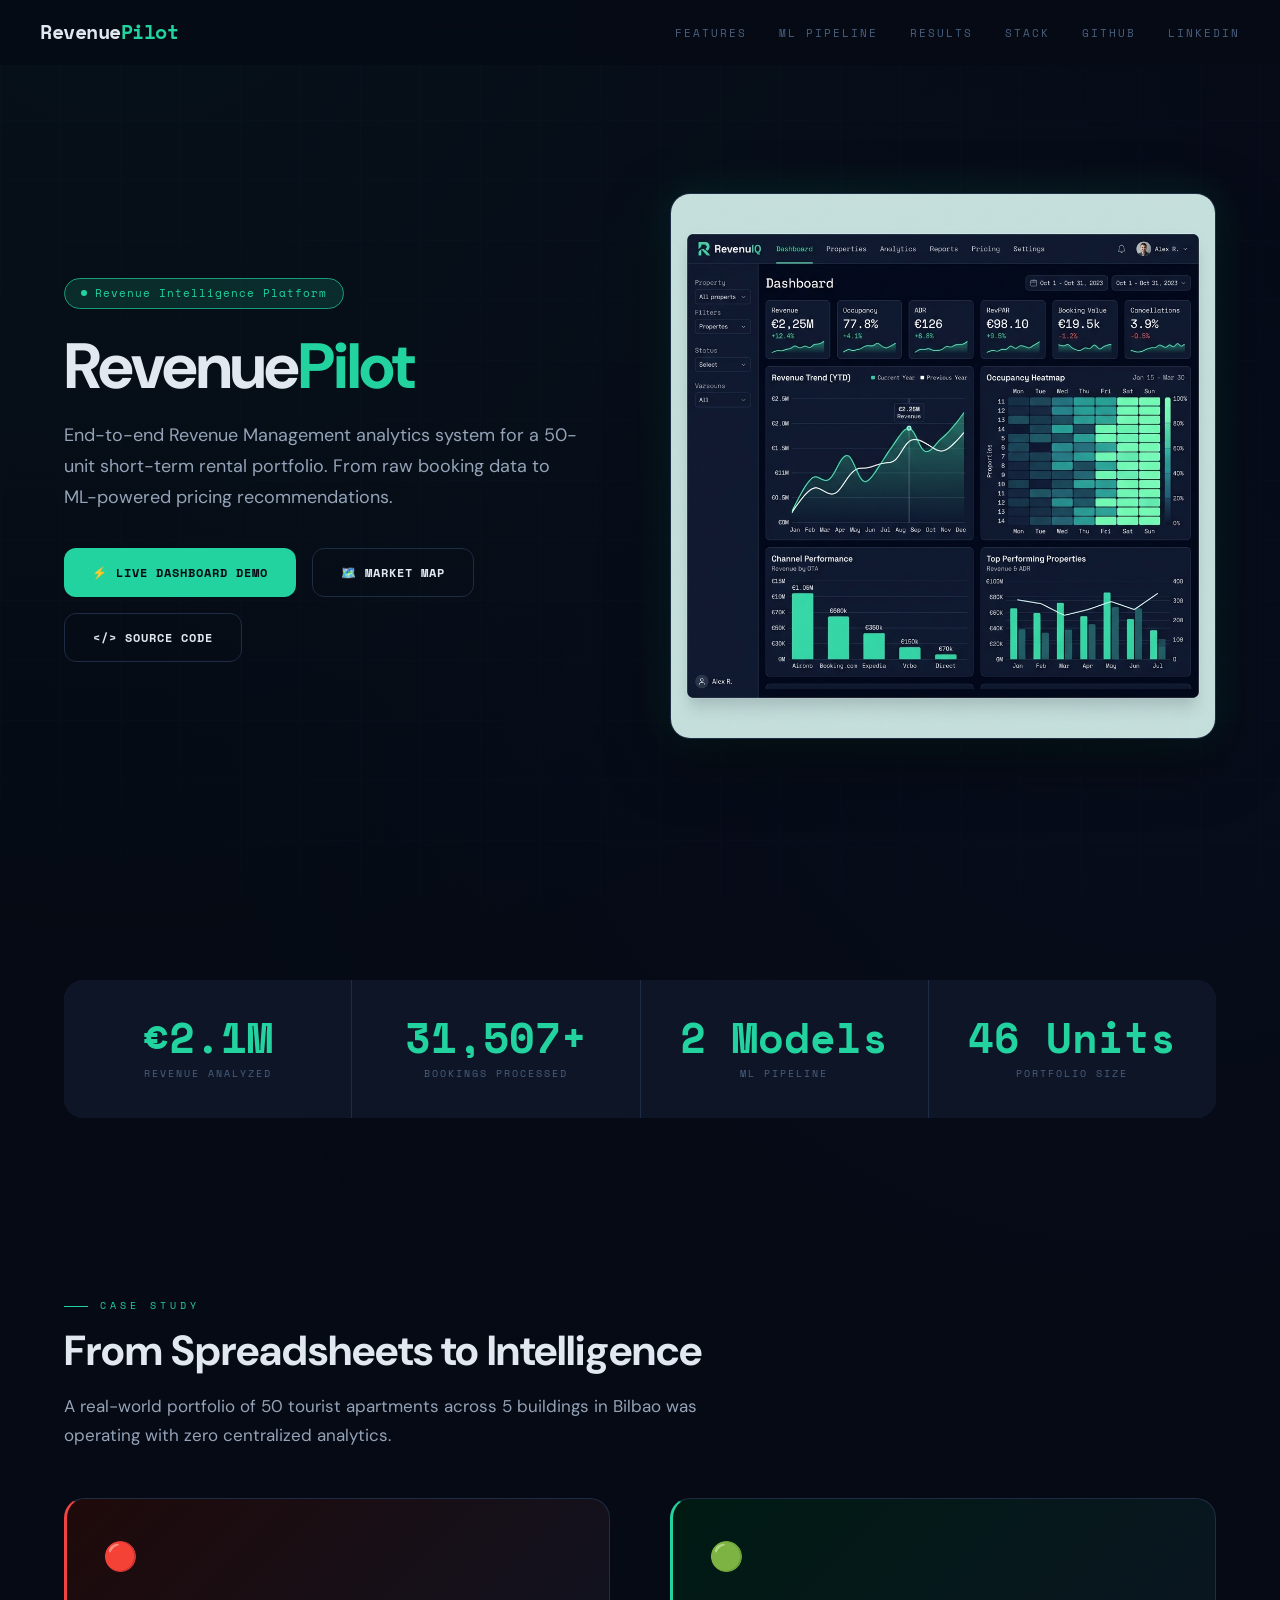
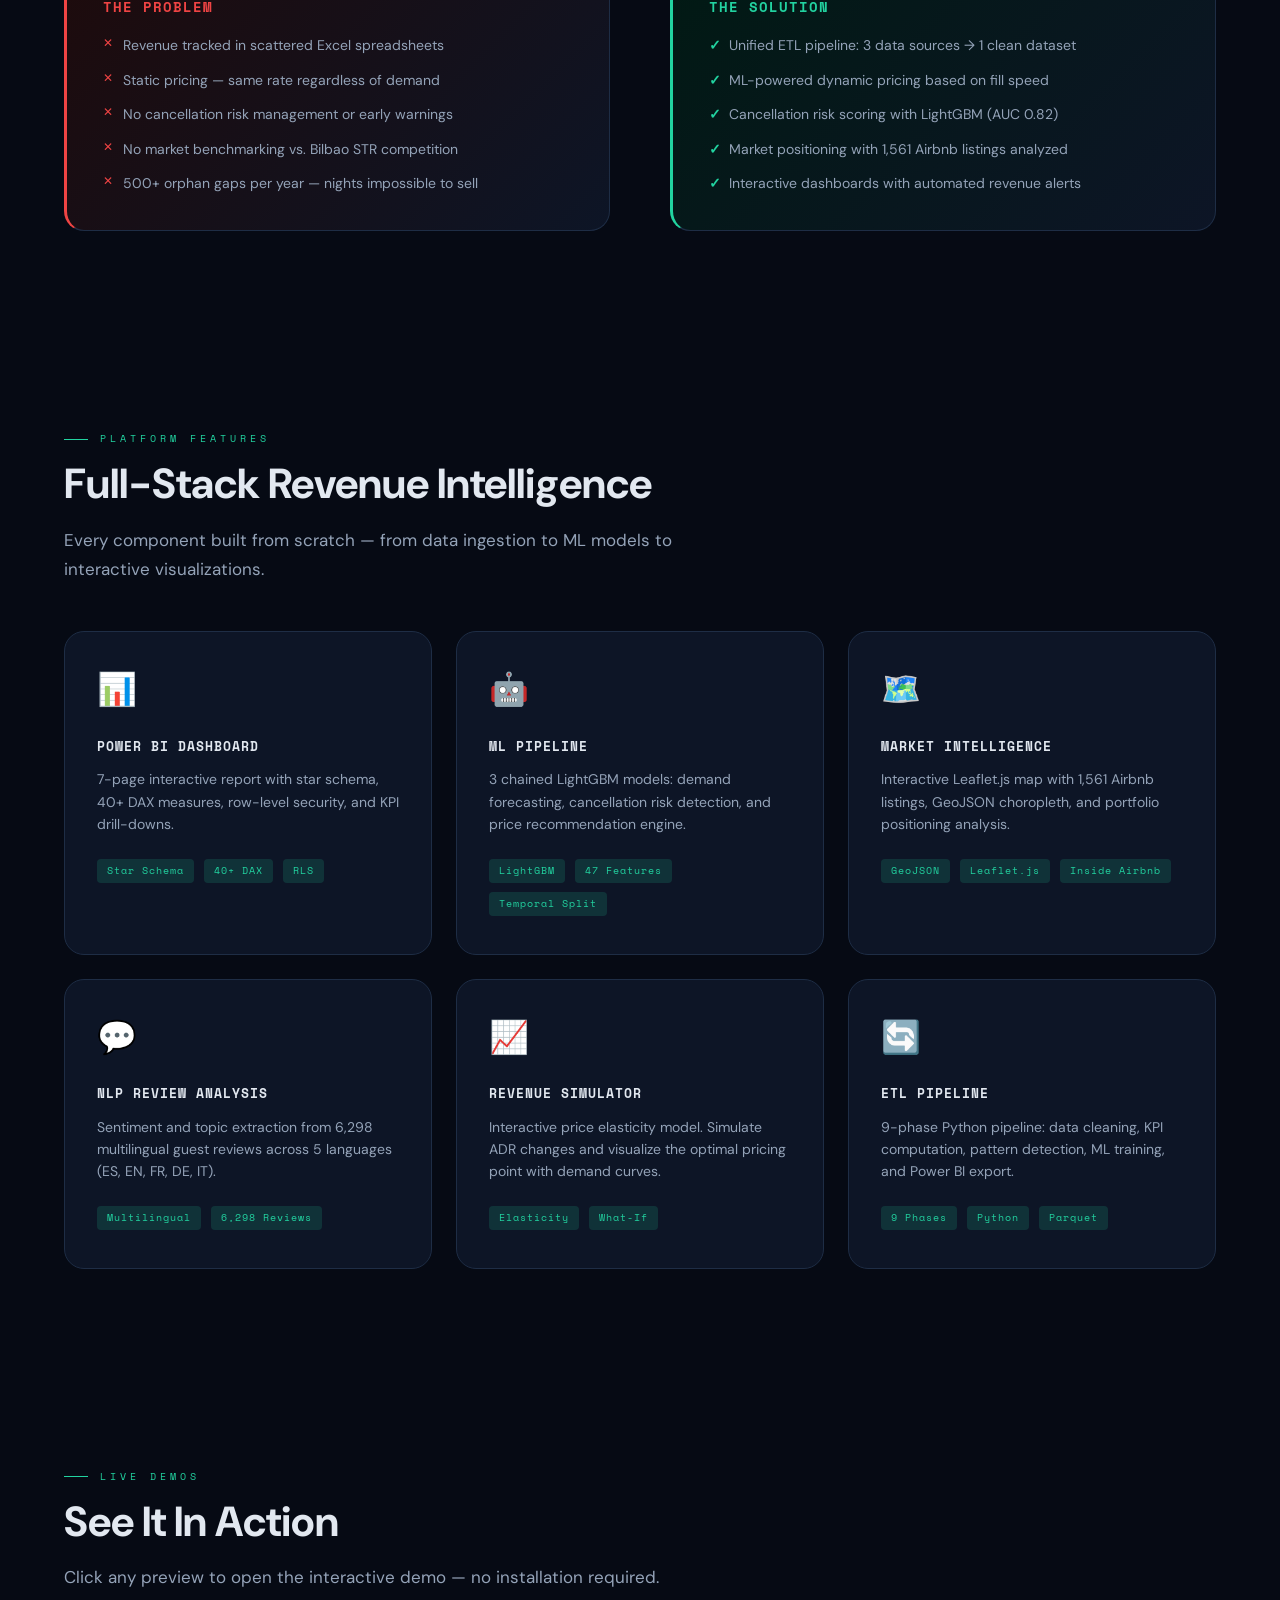
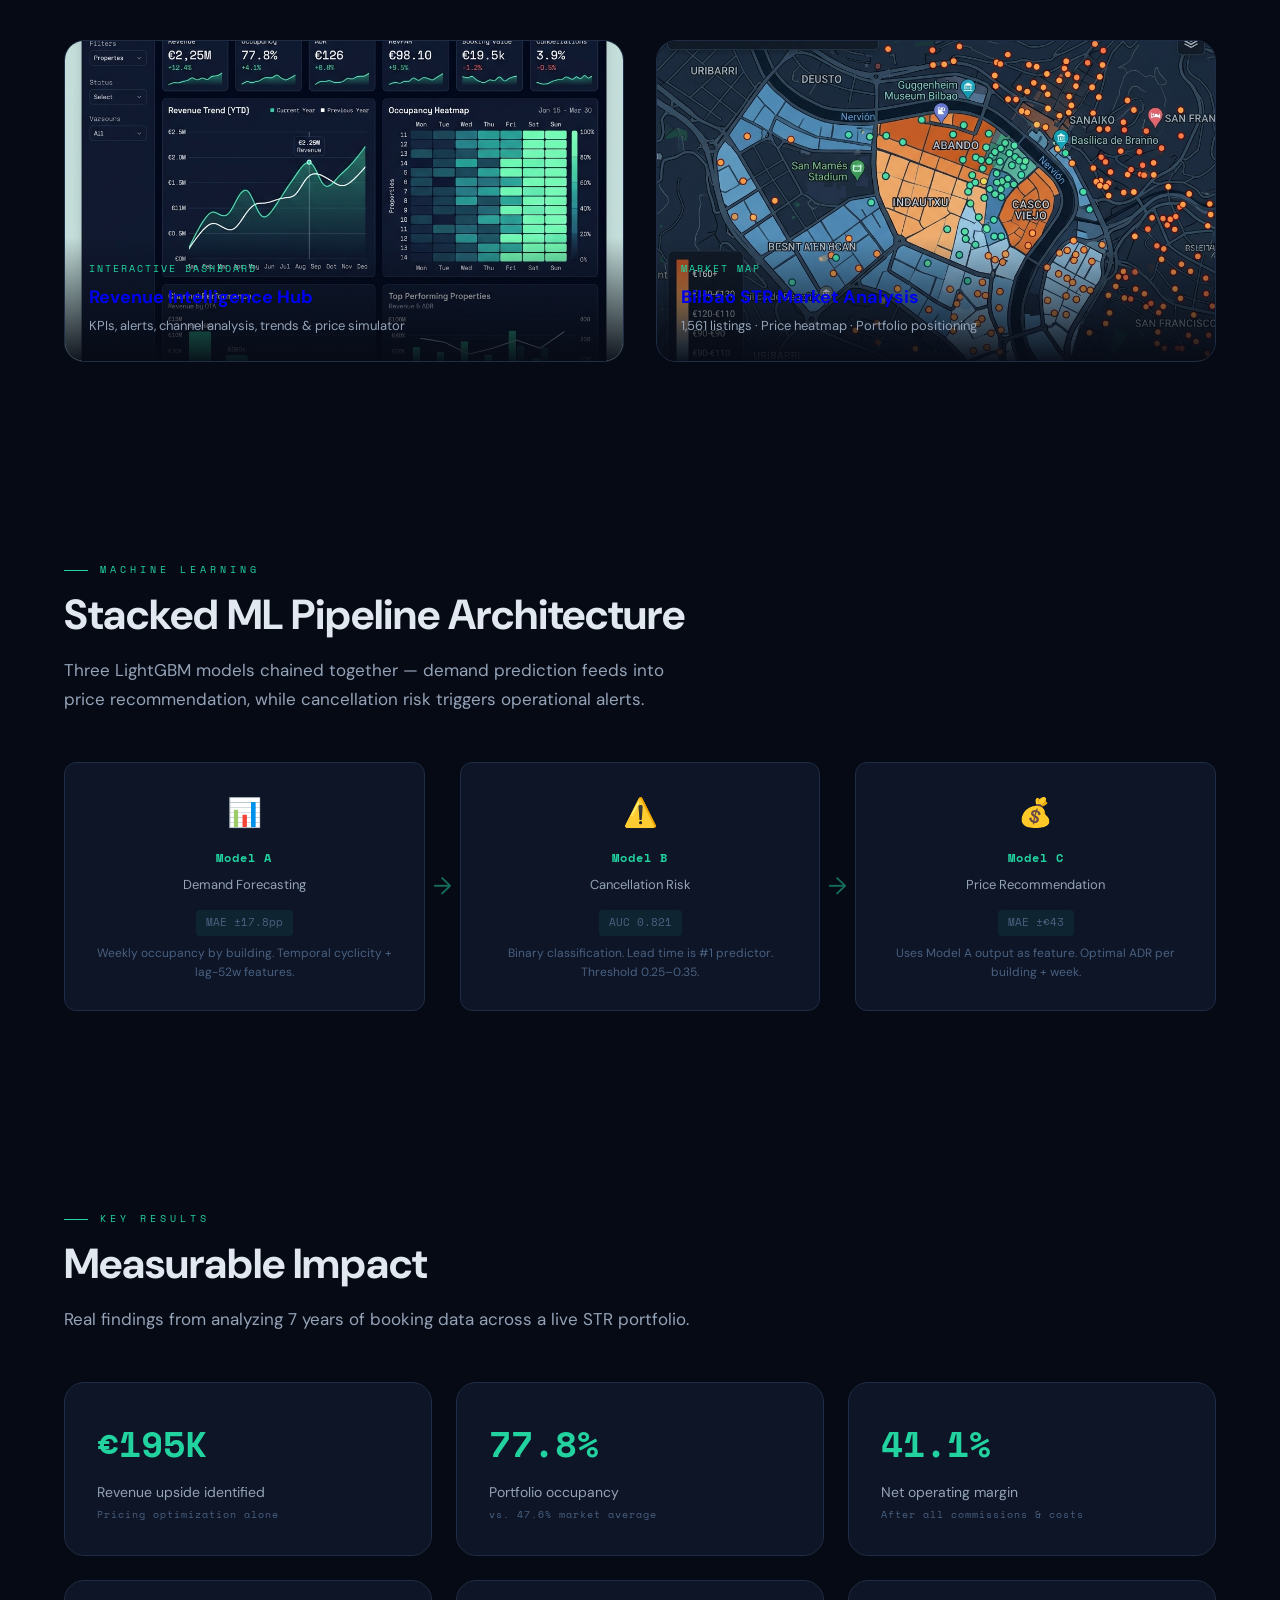
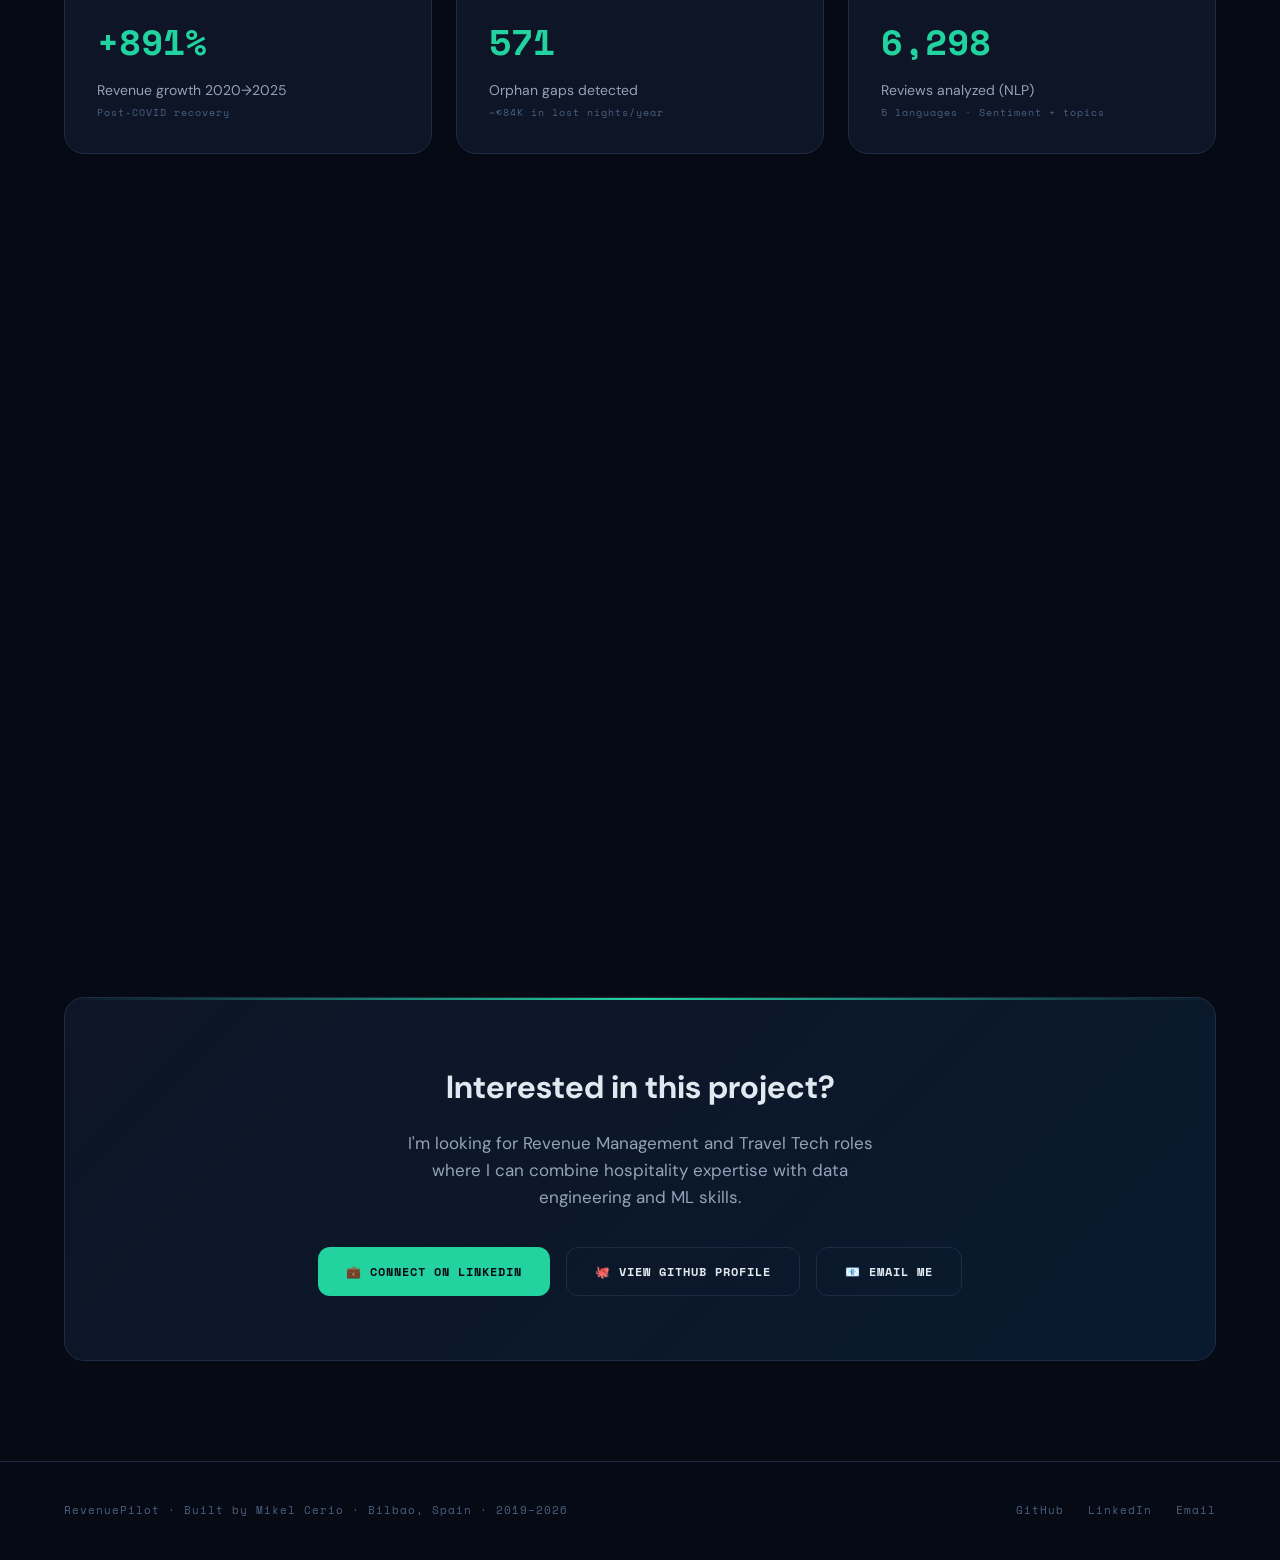
<file: index.html>
<!DOCTYPE html>
<html lang="en">
<head>
  <meta charset="UTF-8">
  <meta name="viewport" content="width=device-width, initial-scale=1.0">
  <title>RevenuePilot — STR Revenue Intelligence Platform</title>
  <meta name="description" content="End-to-end Revenue Management analytics platform for short-term rental portfolios. Python, LightGBM ML, Power BI, NLP. Built by Mikel Cerio.">
  <meta name="author" content="Mikel Cerio">
  <meta property="og:title" content="RevenuePilot — STR Revenue Intelligence">
  <meta property="og:description" content="Data-driven revenue management for a 50-unit short-term rental portfolio in Bilbao. ML models, Power BI, interactive dashboards.">
  <meta property="og:type" content="website">
  <link rel="icon" href="data:image/svg+xml,<svg xmlns='http://www.w3.org/2000/svg' viewBox='0 0 100 100'><text y='.9em' font-size='90'>✈️</text></svg>">
  <link rel="stylesheet" href="assets/css/landing.css">
</head>
<body>

<!-- Background Effects -->
<div class="bg-grid"></div>
<div class="bg-gradient"></div>

<!-- ═══ NAVIGATION ═══════════════════════════════════════════ -->
<nav class="nav" id="nav">
  <a href="#" class="nav-logo">Revenue<span>Pilot</span></a>
  <ul class="nav-links">
    <li><a href="#features">Features</a></li>
    <li><a href="#pipeline">ML Pipeline</a></li>
    <li><a href="#results">Results</a></li>
    <li><a href="#tech">Stack</a></li>
    <li><a href="https://github.com/MikelCerio" target="_blank">GitHub</a></li>
    <li><a href="https://linkedin.com/in/mikelcerio" target="_blank">LinkedIn</a></li>
  </ul>
</nav>

<!-- ═══ HERO ═════════════════════════════════════════════════ -->
<section class="hero" id="hero">
  <div class="container">
    <div class="hero-content">
      <div>
        <div class="hero-badge">Revenue Intelligence Platform</div>
        <h1>Revenue<span>Pilot</span></h1>
        <p class="hero-subtitle">
          End-to-end Revenue Management analytics system for a 50-unit short-term rental portfolio.
          From raw booking data to ML-powered pricing recommendations.
        </p>
        <div class="hero-buttons">
          <a href="outputs/RevenuePilot_Dashboard.html" class="btn btn-primary" id="btn-demo">
            ⚡ Live Dashboard Demo
          </a>
          <a href="outputs/BilbaoMarketMap.html" class="btn btn-secondary" id="btn-map">
            🗺️ Market Map
          </a>
          <a href="https://github.com/MikelCerio/revenue-pilot-str-analytics" class="btn btn-secondary" id="btn-source">
            &lt;/&gt; Source Code
          </a>
        </div>
      </div>
      <div class="hero-visual">
        <div class="hero-glow"></div>
        <img src="assets/img/dashboard_preview.png" alt="RevenuePilot Dashboard Preview" class="hero-image" id="hero-img">
      </div>
    </div>
  </div>
</section>

<!-- ═══ STATS BAR ════════════════════════════════════════════ -->
<section class="container">
  <div class="stats-bar">
    <div class="stat-item">
      <div class="stat-number" data-count="2.25" data-prefix="€" data-suffix="M">€0</div>
      <div class="stat-label">Revenue Analyzed</div>
    </div>
    <div class="stat-item">
      <div class="stat-number" data-count="34000" data-prefix="" data-suffix="+">0</div>
      <div class="stat-label">Bookings Processed</div>
    </div>
    <div class="stat-item">
      <div class="stat-number" data-count="3" data-prefix="" data-suffix=" Models">0</div>
      <div class="stat-label">ML Pipeline</div>
    </div>
    <div class="stat-item">
      <div class="stat-number" data-count="50" data-prefix="" data-suffix=" Units">0</div>
      <div class="stat-label">Portfolio Size</div>
    </div>
  </div>
</section>

<!-- ═══ PROBLEM → SOLUTION ═══════════════════════════════════ -->
<section class="problem-section" id="problem">
  <div class="container">
    <div class="section-label fade-in">Case Study</div>
    <h2 class="section-title fade-in">From Spreadsheets to Intelligence</h2>
    <p class="section-desc fade-in">
      A real-world portfolio of 50 tourist apartments across 5 buildings in Bilbao was operating with zero centralized analytics.
    </p>

    <div class="problem-grid">
      <div class="problem-card fade-in">
        <div class="card-icon">🔴</div>
        <div class="card-title">THE PROBLEM</div>
        <ul class="card-list">
          <li>Revenue tracked in scattered Excel spreadsheets</li>
          <li>Static pricing — same rate regardless of demand</li>
          <li>No cancellation risk management or early warnings</li>
          <li>No market benchmarking vs. Bilbao STR competition</li>
          <li>500+ orphan gaps per year — nights impossible to sell</li>
        </ul>
      </div>
      <div class="solution-card fade-in">
        <div class="card-icon">🟢</div>
        <div class="card-title">THE SOLUTION</div>
        <ul class="card-list">
          <li>Unified ETL pipeline: 3 data sources → 1 clean dataset</li>
          <li>ML-powered dynamic pricing based on fill speed</li>
          <li>Cancellation risk scoring with LightGBM (AUC 0.82)</li>
          <li>Market positioning with 1,561 Airbnb listings analyzed</li>
          <li>Interactive dashboards with automated revenue alerts</li>
        </ul>
      </div>
    </div>
  </div>
</section>

<!-- ═══ FEATURES ══════════════════════════════════════════════ -->
<section class="features-section" id="features">
  <div class="container">
    <div class="section-label fade-in">Platform Features</div>
    <h2 class="section-title fade-in">Full-Stack Revenue Intelligence</h2>
    <p class="section-desc fade-in">
      Every component built from scratch — from data ingestion to ML models to interactive visualizations.
    </p>

    <div class="features-grid">
      <div class="feature-card fade-in">
        <span class="feature-icon">📊</span>
        <div class="feature-title">Power BI Dashboard</div>
        <p class="feature-desc">7-page interactive report with star schema, 40+ DAX measures, row-level security, and KPI drill-downs.</p>
        <span class="feature-tag">Star Schema</span>
        <span class="feature-tag">40+ DAX</span>
        <span class="feature-tag">RLS</span>
      </div>

      <div class="feature-card fade-in">
        <span class="feature-icon">🤖</span>
        <div class="feature-title">ML Pipeline</div>
        <p class="feature-desc">3 chained LightGBM models: demand forecasting, cancellation risk detection, and price recommendation engine.</p>
        <span class="feature-tag">LightGBM</span>
        <span class="feature-tag">47 Features</span>
        <span class="feature-tag">Temporal Split</span>
      </div>

      <div class="feature-card fade-in">
        <span class="feature-icon">🗺️</span>
        <div class="feature-title">Market Intelligence</div>
        <p class="feature-desc">Interactive Leaflet.js map with 1,561 Airbnb listings, GeoJSON choropleth, and portfolio positioning analysis.</p>
        <span class="feature-tag">GeoJSON</span>
        <span class="feature-tag">Leaflet.js</span>
        <span class="feature-tag">Inside Airbnb</span>
      </div>

      <div class="feature-card fade-in">
        <span class="feature-icon">💬</span>
        <div class="feature-title">NLP Review Analysis</div>
        <p class="feature-desc">Sentiment and topic extraction from 6,298 multilingual guest reviews across 5 languages (ES, EN, FR, DE, IT).</p>
        <span class="feature-tag">Multilingual</span>
        <span class="feature-tag">6,298 Reviews</span>
      </div>

      <div class="feature-card fade-in">
        <span class="feature-icon">📈</span>
        <div class="feature-title">Revenue Simulator</div>
        <p class="feature-desc">Interactive price elasticity model. Simulate ADR changes and visualize the optimal pricing point with demand curves.</p>
        <span class="feature-tag">Elasticity</span>
        <span class="feature-tag">What-If</span>
      </div>

      <div class="feature-card fade-in">
        <span class="feature-icon">🔄</span>
        <div class="feature-title">ETL Pipeline</div>
        <p class="feature-desc">9-phase Python pipeline: data cleaning, KPI computation, pattern detection, ML training, and Power BI export.</p>
        <span class="feature-tag">9 Phases</span>
        <span class="feature-tag">Python</span>
        <span class="feature-tag">Parquet</span>
      </div>
    </div>
  </div>
</section>

<!-- ═══ SHOWCASE (Screenshots) ═══════════════════════════════ -->
<section class="showcase-section" id="showcase">
  <div class="container">
    <div class="section-label fade-in">Live Demos</div>
    <h2 class="section-title fade-in">See It In Action</h2>
    <p class="section-desc fade-in">
      Click any preview to open the interactive demo — no installation required.
    </p>

    <div class="showcase-grid">
      <a href="outputs/RevenuePilot_Dashboard.html" class="showcase-item fade-in" id="showcase-dashboard">
        <img src="assets/img/dashboard_preview.png" alt="RevenuePilot Dashboard" loading="lazy">
        <div class="showcase-overlay">
          <div class="showcase-tag">Interactive Dashboard</div>
          <div class="showcase-title">Revenue Intelligence Hub</div>
          <div class="showcase-desc">KPIs, alerts, channel analysis, trends & price simulator</div>
        </div>
      </a>
      <a href="outputs/BilbaoMarketMap.html" class="showcase-item fade-in" id="showcase-map">
        <img src="assets/img/map_preview.png" alt="Bilbao Market Map" loading="lazy">
        <div class="showcase-overlay">
          <div class="showcase-tag">Market Map</div>
          <div class="showcase-title">Bilbao STR Market Analysis</div>
          <div class="showcase-desc">1,561 listings · Price heatmap · Portfolio positioning</div>
        </div>
      </a>
    </div>
  </div>
</section>

<!-- ═══ ML PIPELINE ══════════════════════════════════════════ -->
<section class="ml-section" id="pipeline">
  <div class="container">
    <div class="section-label fade-in">Machine Learning</div>
    <h2 class="section-title fade-in">Stacked ML Pipeline Architecture</h2>
    <p class="section-desc fade-in">
      Three LightGBM models chained together — demand prediction feeds into price recommendation, while cancellation risk triggers operational alerts.
    </p>

    <div class="pipeline-flow fade-in">
      <div class="pipeline-step">
        <span class="pipeline-icon">📊</span>
        <div class="pipeline-name">Model A</div>
        <div class="pipeline-detail">Demand Forecasting</div>
        <div class="pipeline-metric">MAE ±17.8pp</div>
        <p style="font-size:12px;color:var(--text-muted);margin-top:8px">Weekly occupancy by building. Temporal cyclicity + lag-52w features.</p>
      </div>
      <div class="pipeline-arrow">→</div>
      <div class="pipeline-step">
        <span class="pipeline-icon">⚠️</span>
        <div class="pipeline-name">Model B</div>
        <div class="pipeline-detail">Cancellation Risk</div>
        <div class="pipeline-metric">AUC 0.821</div>
        <p style="font-size:12px;color:var(--text-muted);margin-top:8px">Binary classification. Lead time is #1 predictor. Threshold 0.25–0.35.</p>
      </div>
      <div class="pipeline-arrow">→</div>
      <div class="pipeline-step">
        <span class="pipeline-icon">💰</span>
        <div class="pipeline-name">Model C</div>
        <div class="pipeline-detail">Price Recommendation</div>
        <div class="pipeline-metric">MAE ±€43</div>
        <p style="font-size:12px;color:var(--text-muted);margin-top:8px">Uses Model A output as feature. Optimal ADR per building + week.</p>
      </div>
    </div>
  </div>
</section>

<!-- ═══ RESULTS ═══════════════════════════════════════════════ -->
<section class="results-section" id="results">
  <div class="container">
    <div class="section-label fade-in">Key Results</div>
    <h2 class="section-title fade-in">Measurable Impact</h2>
    <p class="section-desc fade-in">
      Real findings from analyzing 7 years of booking data across a live STR portfolio.
    </p>

    <div class="results-grid">
      <div class="result-card fade-in">
        <div class="result-value">€195K</div>
        <div class="result-label">Revenue upside identified</div>
        <div class="result-context">Pricing optimization alone</div>
      </div>
      <div class="result-card fade-in">
        <div class="result-value">77.8%</div>
        <div class="result-label">Portfolio occupancy</div>
        <div class="result-context">vs. 47.6% market average</div>
      </div>
      <div class="result-card fade-in">
        <div class="result-value">41.1%</div>
        <div class="result-label">Net operating margin</div>
        <div class="result-context">After all commissions & costs</div>
      </div>
      <div class="result-card fade-in">
        <div class="result-value">+891%</div>
        <div class="result-label">Revenue growth 2020→2025</div>
        <div class="result-context">Post-COVID recovery</div>
      </div>
      <div class="result-card fade-in">
        <div class="result-value">571</div>
        <div class="result-label">Orphan gaps detected</div>
        <div class="result-context">~€84K in lost nights/year</div>
      </div>
      <div class="result-card fade-in">
        <div class="result-value">6,298</div>
        <div class="result-label">Reviews analyzed (NLP)</div>
        <div class="result-context">5 languages · Sentiment + topics</div>
      </div>
    </div>
  </div>
</section>

<!-- ═══ TECH STACK ════════════════════════════════════════════ -->
<section class="tech-section" id="tech">
  <div class="container">
    <div class="section-label fade-in">Technology</div>
    <h2 class="section-title fade-in">Built With</h2>

    <div class="tech-grid fade-in">
      <div class="tech-item">
        <span class="tech-icon">🐍</span>
        <div class="tech-name">Python</div>
        <div class="tech-role">Core pipeline</div>
      </div>
      <div class="tech-item">
        <span class="tech-icon">🐼</span>
        <div class="tech-name">Pandas</div>
        <div class="tech-role">Data wrangling</div>
      </div>
      <div class="tech-item">
        <span class="tech-icon">🌿</span>
        <div class="tech-name">LightGBM</div>
        <div class="tech-role">ML models</div>
      </div>
      <div class="tech-item">
        <span class="tech-icon">📊</span>
        <div class="tech-name">Plotly</div>
        <div class="tech-role">Interactive charts</div>
      </div>
      <div class="tech-item">
        <span class="tech-icon">📈</span>
        <div class="tech-name">Power BI</div>
        <div class="tech-role">Executive reporting</div>
      </div>
      <div class="tech-item">
        <span class="tech-icon">🚀</span>
        <div class="tech-name">Streamlit</div>
        <div class="tech-role">Dashboard app</div>
      </div>
      <div class="tech-item">
        <span class="tech-icon">🗺️</span>
        <div class="tech-name">Folium</div>
        <div class="tech-role">Geospatial maps</div>
      </div>
      <div class="tech-item">
        <span class="tech-icon">🔬</span>
        <div class="tech-name">Scikit-learn</div>
        <div class="tech-role">ML utilities</div>
      </div>
      <div class="tech-item">
        <span class="tech-icon">💬</span>
        <div class="tech-name">NLP</div>
        <div class="tech-role">Review analysis</div>
      </div>
      <div class="tech-item">
        <span class="tech-icon">🌍</span>
        <div class="tech-name">GeoPandas</div>
        <div class="tech-role">Spatial analysis</div>
      </div>
    </div>
  </div>
</section>

<!-- ═══ CTA ═══════════════════════════════════════════════════ -->
<section class="cta-section" id="contact">
  <div class="container">
    <div class="cta-box fade-in">
      <h2 class="cta-title">Interested in this project?</h2>
      <p class="cta-desc">
        I'm looking for Revenue Management and Travel Tech roles where I can combine hospitality expertise with data engineering and ML skills.
      </p>
      <div class="cta-buttons">
        <a href="https://linkedin.com/in/mikelcerio" class="btn btn-primary" target="_blank" id="btn-linkedin">
          💼 Connect on LinkedIn
        </a>
        <a href="https://github.com/MikelCerio" class="btn btn-secondary" target="_blank" id="btn-github">
          🐙 View GitHub Profile
        </a>
        <a href="mailto:mikelcchinchurreta@gmail.com" class="btn btn-secondary" id="btn-email">
          📧 Email Me
        </a>
      </div>
    </div>
  </div>
</section>

<!-- ═══ FOOTER ════════════════════════════════════════════════ -->
<footer class="footer">
  <div class="container">
    <div class="footer-content">
      <div class="footer-text">
        RevenuePilot · Built by Mikel Cerio · Bilbao, Spain · 2019–2026
      </div>
      <div class="footer-links">
        <a href="https://github.com/MikelCerio" target="_blank">GitHub</a>
        <a href="https://linkedin.com/in/mikelcerio" target="_blank">LinkedIn</a>
        <a href="mailto:mikelcchinchurreta@gmail.com">Email</a>
      </div>
    </div>
  </div>
</footer>

<script src="assets/js/landing.js"></script>
</body>
</html>
</file>
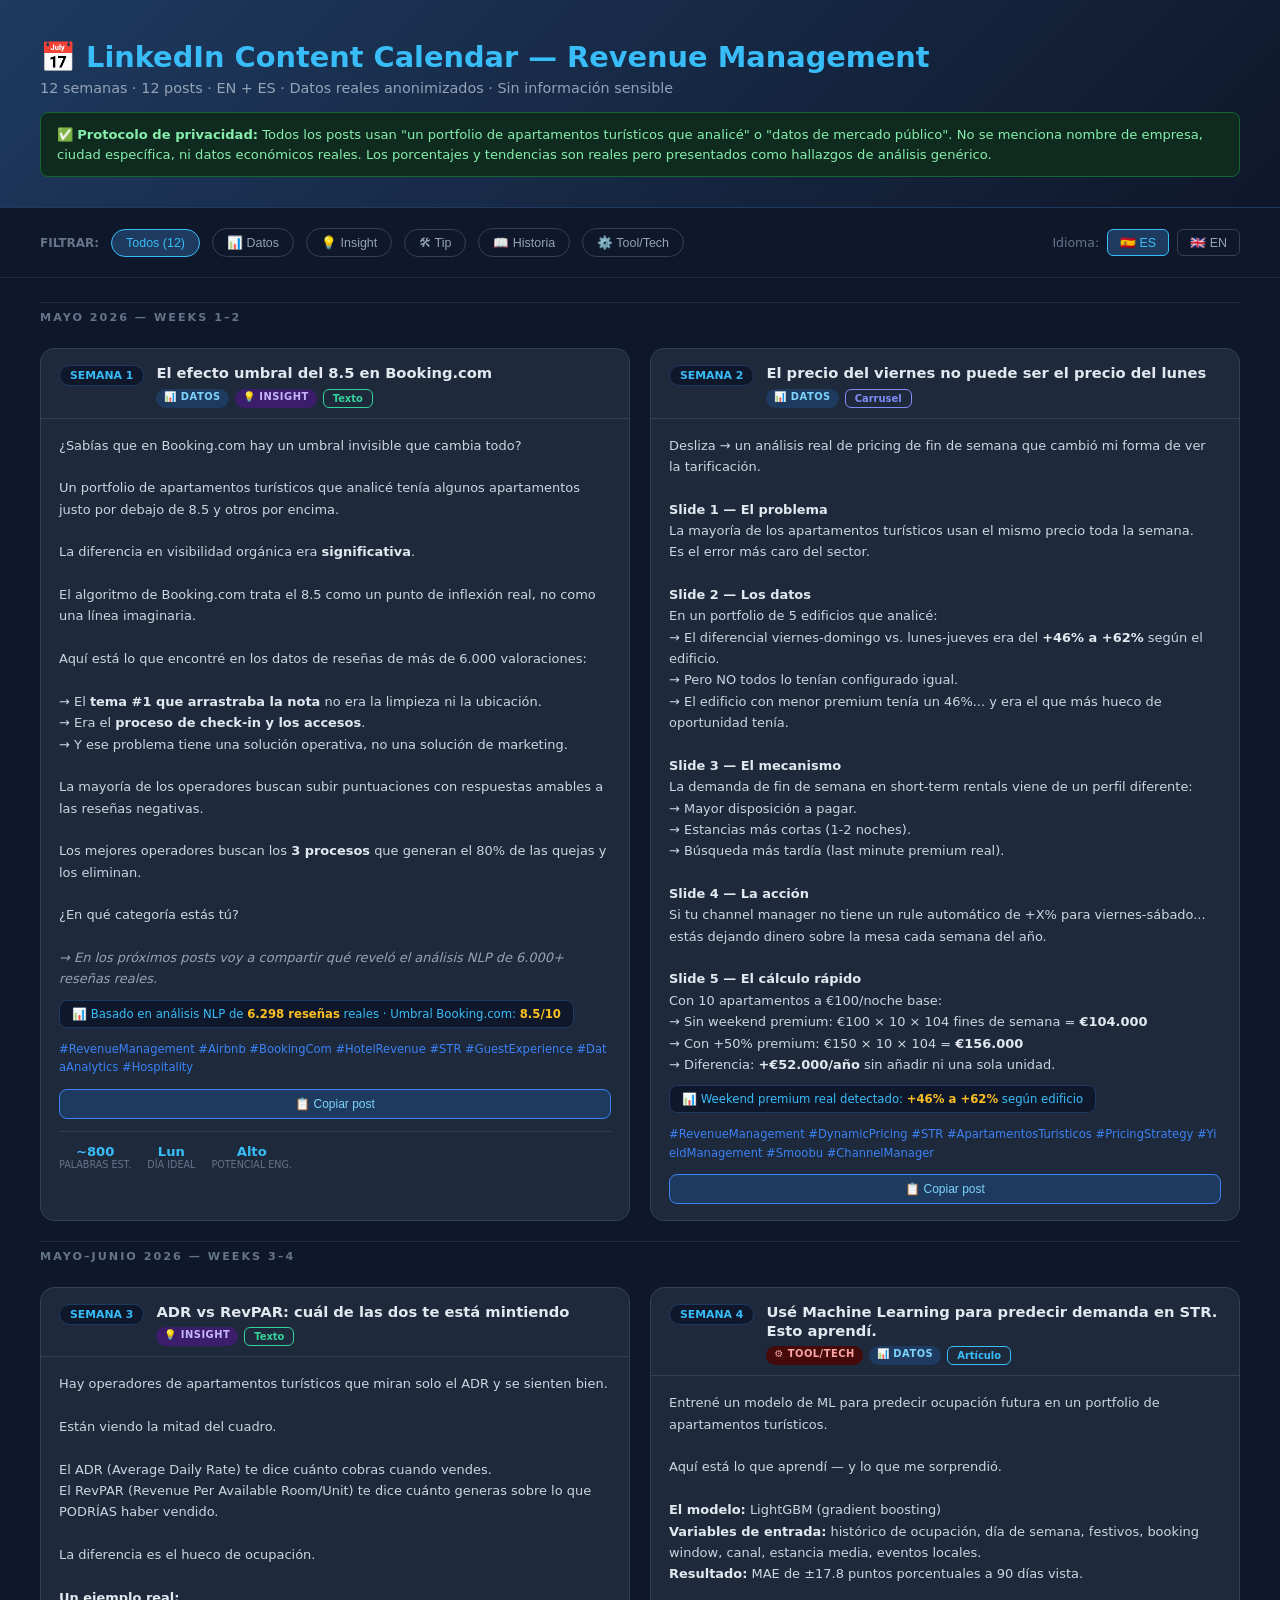
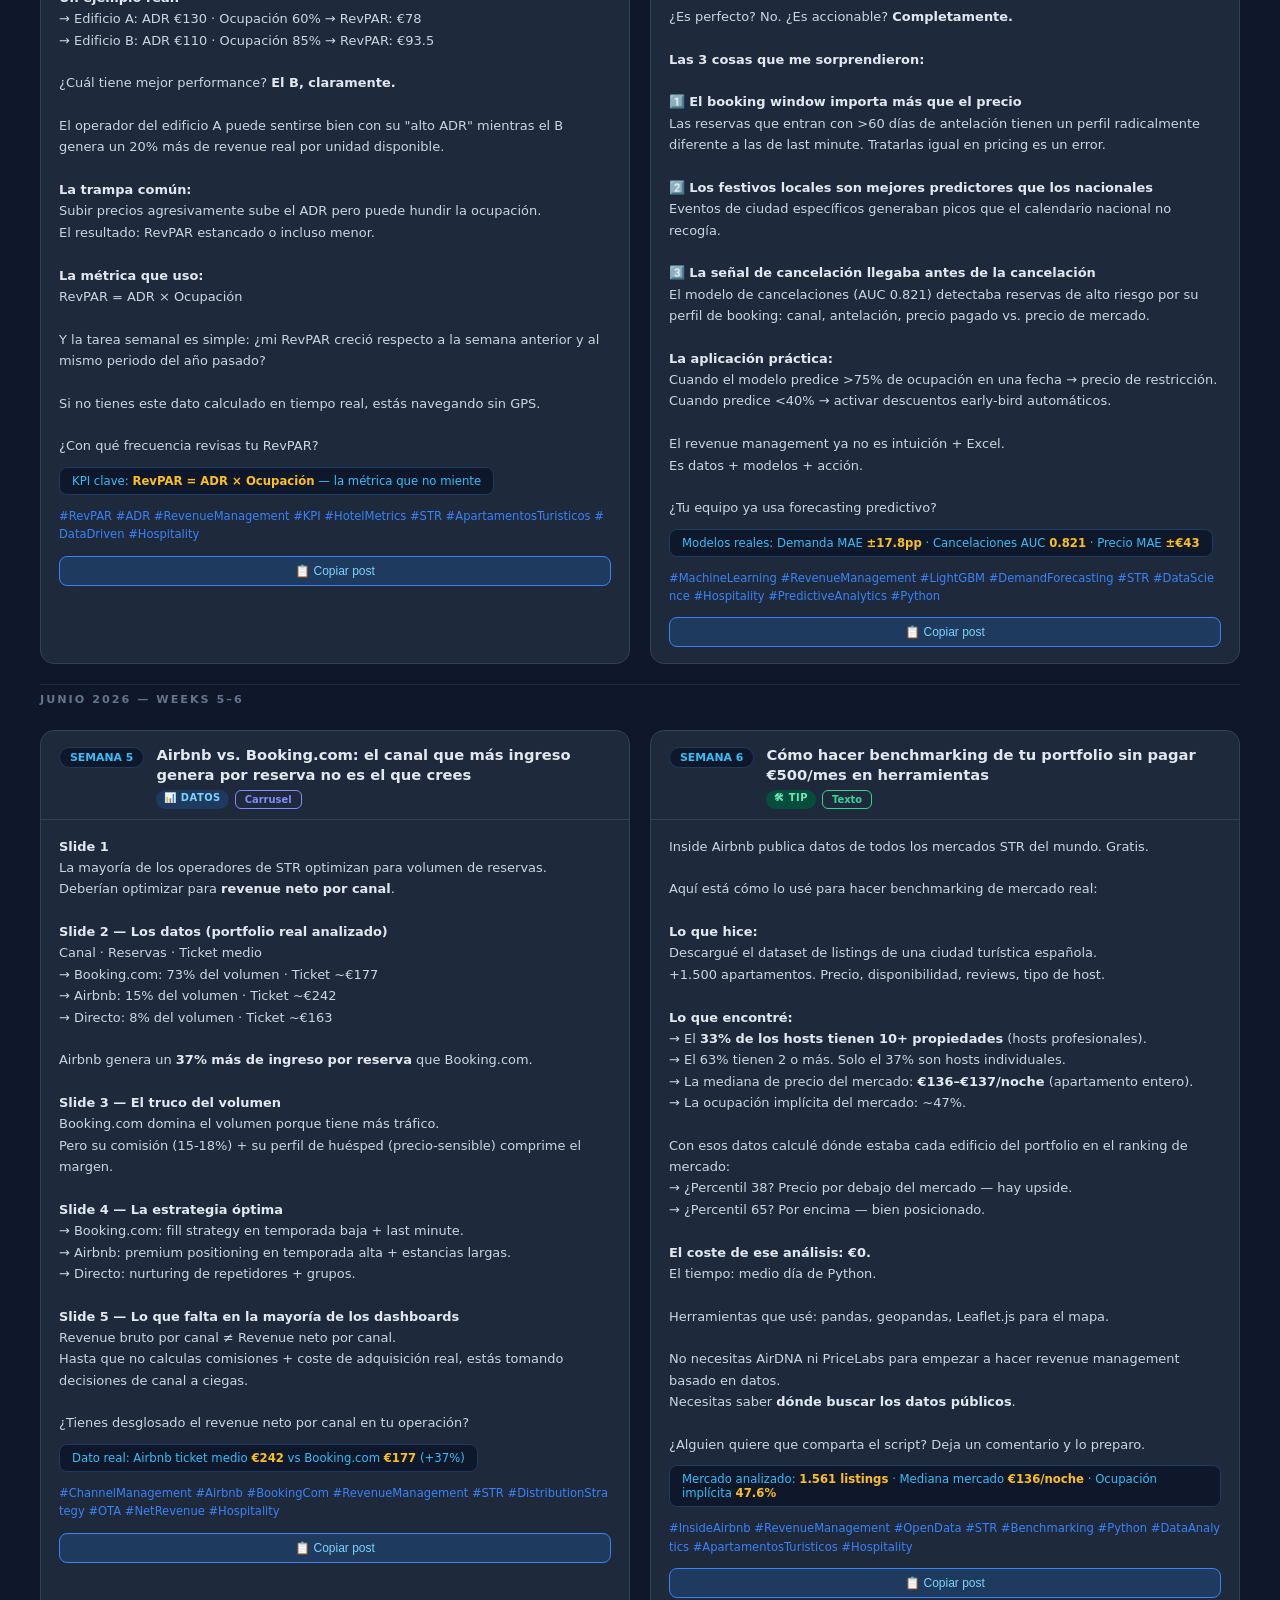
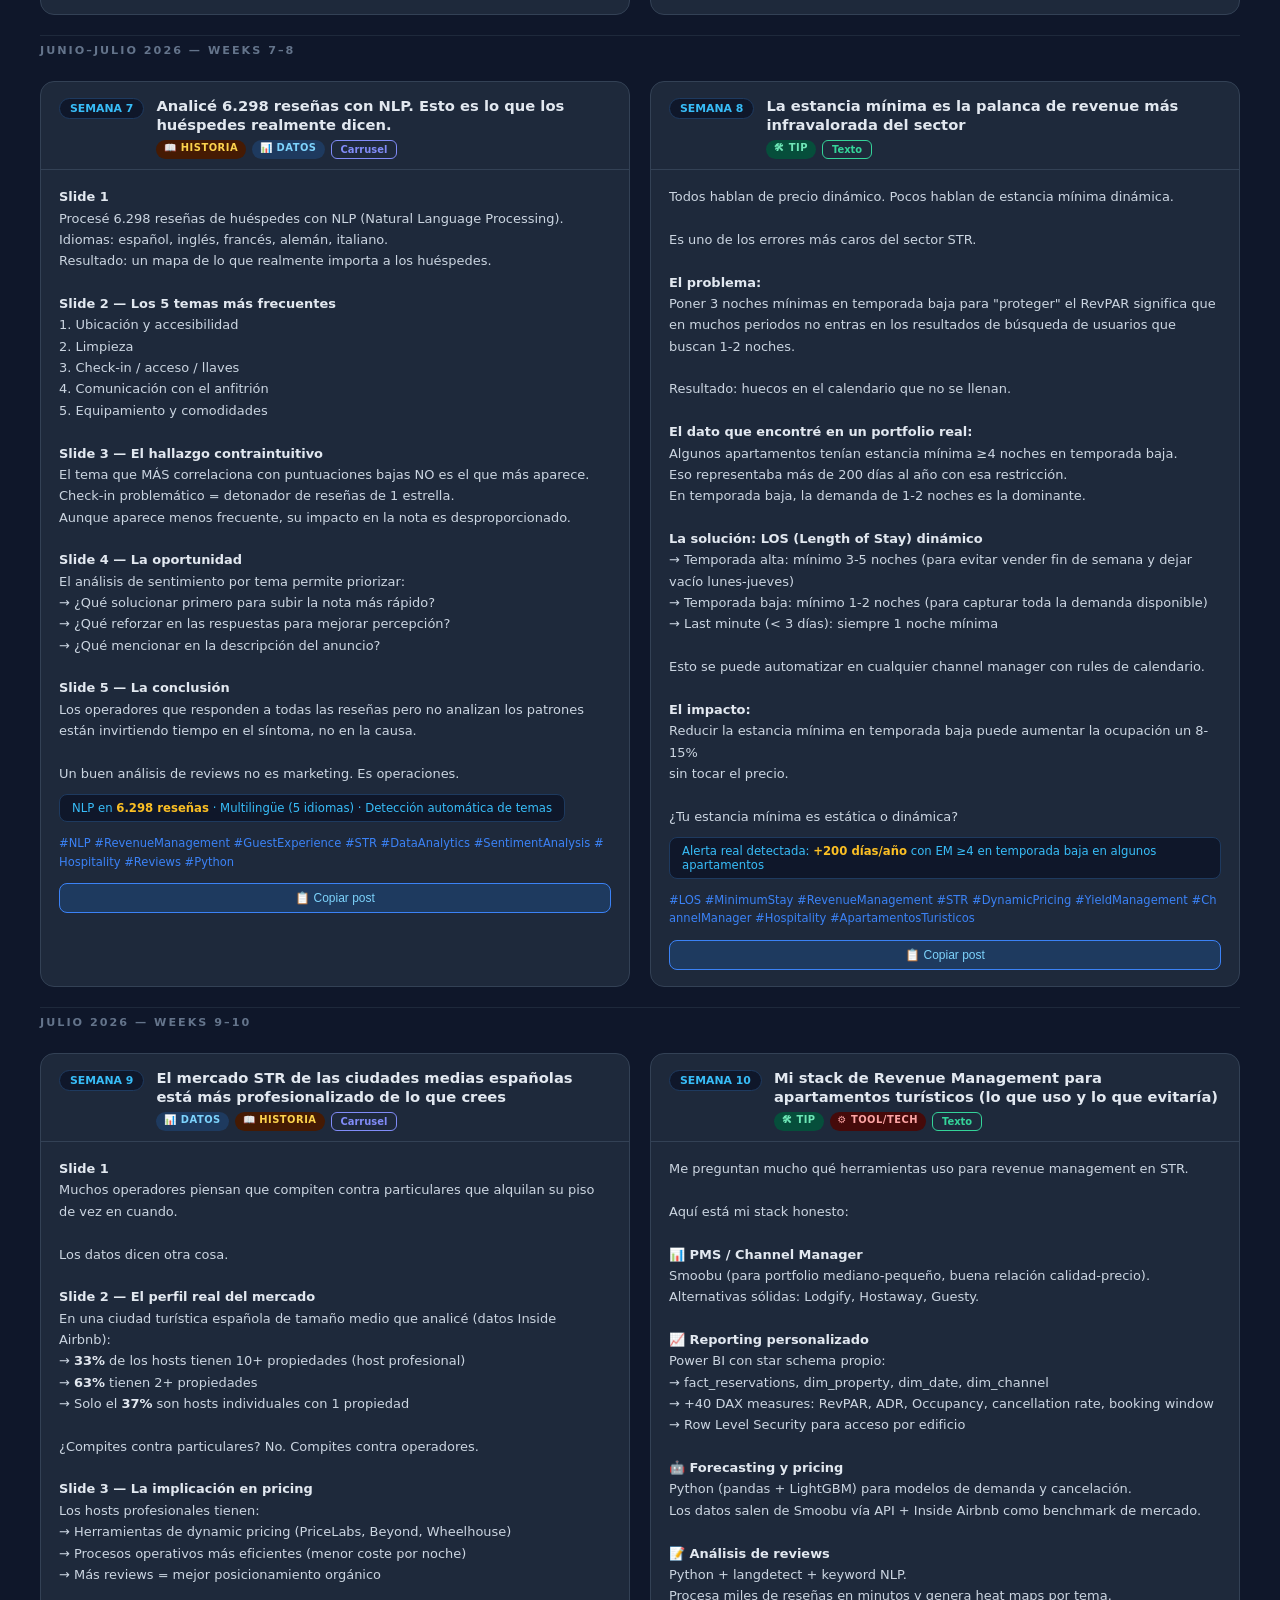
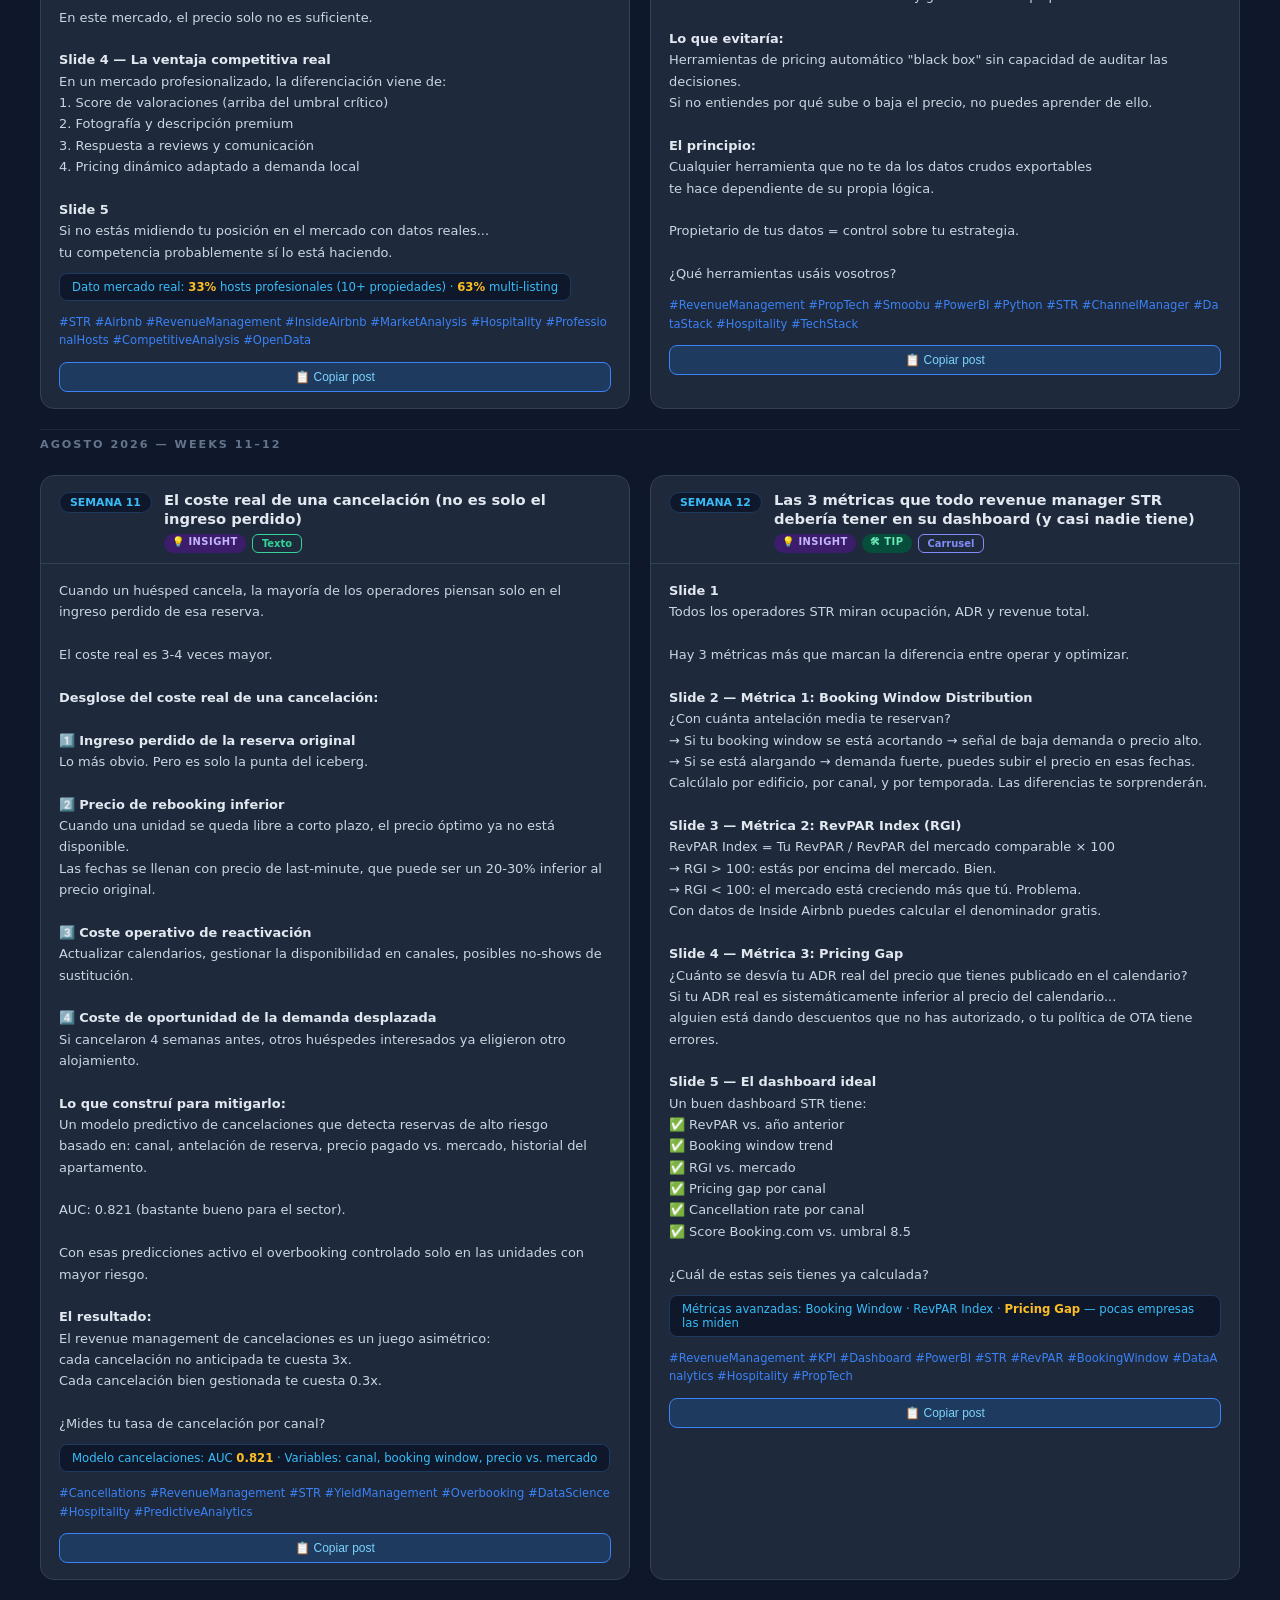
<file: outputs/LinkedIn_PostCalendar.html>
<!DOCTYPE html>
<html lang="es">
<head>
<meta charset="UTF-8">
<meta name="viewport" content="width=device-width, initial-scale=1.0">
<title>LinkedIn Post Calendar — Revenue Management | [staff]</title>
<style>
* { margin:0; padding:0; box-sizing:border-box; }
body { font-family:'Segoe UI',system-ui,sans-serif; background:#0f172a; color:#e2e8f0; }

.page-header {
  background: linear-gradient(135deg, #1e3a5f 0%, #0f172a 100%);
  padding: 40px 40px 30px;
  border-bottom: 1px solid #1e3a5f;
}
.page-header h1 { font-size:1.8rem; font-weight:800; color:#38bdf8; }
.page-header p { color:#94a3b8; margin-top:6px; font-size:0.9rem; }
.notice {
  margin-top:16px; padding:12px 16px;
  background:#0f2a1e; border:1px solid #166534; border-radius:8px;
  font-size:0.82rem; color:#86efac; line-height:1.5;
}

.controls {
  padding:20px 40px;
  display:flex; gap:12px; flex-wrap:wrap; align-items:center;
  border-bottom:1px solid #1e293b;
}
.filter-btn {
  padding:6px 14px; border-radius:20px; border:1px solid #334155;
  background:transparent; color:#94a3b8; cursor:pointer; font-size:0.78rem;
  transition:all 0.2s;
}
.filter-btn:hover, .filter-btn.active { background:#1e3a5f; border-color:#38bdf8; color:#38bdf8; }
.lang-toggle {
  margin-left:auto; display:flex; gap:8px; align-items:center;
  font-size:0.78rem; color:#64748b;
}
.lang-btn {
  padding:5px 12px; border-radius:6px; border:1px solid #334155;
  background:transparent; color:#94a3b8; cursor:pointer; font-size:0.78rem; transition:all 0.2s;
}
.lang-btn.active { background:#1e3a5f; border-color:#38bdf8; color:#38bdf8; }

.calendar-grid {
  display:grid;
  grid-template-columns: repeat(auto-fill, minmax(500px, 1fr));
  gap:20px;
  padding:24px 40px 40px;
}

.post-card {
  background:#1e293b; border-radius:14px; border:1px solid #334155;
  overflow:hidden; transition:border-color 0.2s, transform 0.2s;
}
.post-card:hover { border-color:#38bdf8; transform:translateY(-2px); }

.card-header {
  padding:14px 18px 10px;
  display:flex; align-items:flex-start; gap:12px;
  border-bottom:1px solid #334155;
}
.week-badge {
  background:#0f172a; color:#38bdf8; border:1px solid #1e3a5f;
  padding:3px 10px; border-radius:20px; font-size:0.68rem; font-weight:700;
  white-space:nowrap; margin-top:2px;
}
.card-meta { flex:1; }
.card-title { font-size:0.92rem; font-weight:700; color:#e2e8f0; line-height:1.3; }
.card-tags { display:flex; gap:6px; flex-wrap:wrap; margin-top:6px; }
.tag {
  font-size:0.62rem; font-weight:700; padding:2px 8px; border-radius:10px;
  text-transform:uppercase; letter-spacing:0.5px;
}
.tag-data    { background:#1e3a5f; color:#7dd3fc; }
.tag-insight { background:#3b1d6b; color:#c4b5fd; }
.tag-tip     { background:#064e3b; color:#6ee7b7; }
.tag-story   { background:#451a03; color:#fcd34d; }
.tag-tool    { background:#450a0a; color:#fca5a5; }

.format-badge {
  font-size:0.62rem; font-weight:700; padding:3px 9px; border-radius:6px;
  background:#1e293b; border:1px solid #475569; color:#94a3b8; white-space:nowrap;
}
.format-carousel { border-color:#818cf8; color:#818cf8; }
.format-text     { border-color:#34d399; color:#34d399; }
.format-poll     { border-color:#fb923c; color:#fb923c; }
.format-article  { border-color:#38bdf8; color:#38bdf8; }

.card-body { padding:16px 18px; }
.lang-section { display:none; }
.lang-section.visible { display:block; }

.post-content {
  font-size:0.81rem; line-height:1.65; color:#cbd5e1;
  white-space:pre-wrap; word-break:break-word;
}
.post-content strong { color:#e2e8f0; }
.post-content em { color:#94a3b8; font-style:italic; }

.data-pill {
  display:inline-block; margin-top:10px;
  padding:6px 12px; border-radius:8px;
  background:#0f172a; border:1px solid #1e3a5f;
  font-size:0.73rem; color:#38bdf8;
}
.data-pill span { color:#fbbf24; font-weight:700; }

.hashtags {
  margin-top:12px; font-size:0.72rem; color:#3b82f6; word-break:break-all;
  line-height:1.6;
}

.copy-btn {
  margin-top:12px; padding:7px 14px;
  background:#1e3a5f; border:1px solid #3b82f6;
  border-radius:8px; color:#7dd3fc; font-size:0.75rem;
  cursor:pointer; transition:all 0.2s; width:100%;
}
.copy-btn:hover { background:#1d4ed8; color:white; }
.copy-btn.copied { background:#064e3b; border-color:#34d399; color:#34d399; }

.stat-bar {
  display:flex; gap:16px; margin-top:12px; padding-top:12px;
  border-top:1px solid #334155;
}
.stat { text-align:center; }
.stat-val { font-size:0.82rem; font-weight:700; color:#38bdf8; }
.stat-lbl { font-size:0.6rem; color:#64748b; text-transform:uppercase; }

.month-divider {
  grid-column: 1 / -1;
  padding:8px 0 4px;
  font-size:0.7rem; font-weight:800; color:#64748b;
  text-transform:uppercase; letter-spacing:2px;
  border-top: 1px solid #1e293b;
}
</style>
</head>
<body>

<div class="page-header">
  <h1>📅 LinkedIn Content Calendar — Revenue Management</h1>
  <p>12 semanas · 12 posts · EN + ES · Datos reales anonimizados · Sin información sensible</p>
  <div class="notice">
    ✅ <strong>Protocolo de privacidad:</strong> Todos los posts usan "un portfolio de apartamentos turísticos que analicé" o "datos de mercado público". No se menciona nombre de empresa, ciudad específica, ni datos económicos reales. Los porcentajes y tendencias son reales pero presentados como hallazgos de análisis genérico.
  </div>
</div>

<div class="controls">
  <span style="font-size:0.75rem;color:#64748b;font-weight:700;">FILTRAR:</span>
  <button class="filter-btn active" onclick="filterPosts('all')">Todos (12)</button>
  <button class="filter-btn" onclick="filterPosts('data')">📊 Datos</button>
  <button class="filter-btn" onclick="filterPosts('insight')">💡 Insight</button>
  <button class="filter-btn" onclick="filterPosts('tip')">🛠 Tip</button>
  <button class="filter-btn" onclick="filterPosts('story')">📖 Historia</button>
  <button class="filter-btn" onclick="filterPosts('tool')">⚙️ Tool/Tech</button>
  <div class="lang-toggle">
    <span>Idioma:</span>
    <button class="lang-btn active" onclick="setLang('es')" id="btn-es">🇪🇸 ES</button>
    <button class="lang-btn" onclick="setLang('en')" id="btn-en">🇬🇧 EN</button>
  </div>
</div>

<div class="calendar-grid" id="grid">

  <!-- SEMANA 1 -->
  <div class="month-divider">MAYO 2026 — Weeks 1–2</div>

  <div class="post-card" data-tags="data">
    <div class="card-header">
      <div class="week-badge">SEMANA 1</div>
      <div class="card-meta">
        <div class="card-title">El efecto umbral del 8.5 en Booking.com</div>
        <div class="card-tags">
          <span class="tag tag-data">📊 Datos</span>
          <span class="tag tag-insight">💡 Insight</span>
          <span class="format-badge format-text">Texto</span>
        </div>
      </div>
    </div>
    <div class="card-body">
      <div class="lang-section visible" data-lang="es">
        <div class="post-content">¿Sabías que en Booking.com hay un umbral invisible que cambia todo?

Un portfolio de apartamentos turísticos que analicé tenía algunos apartamentos justo por debajo de 8.5 y otros por encima.

La diferencia en visibilidad orgánica era <strong>significativa</strong>.

El algoritmo de Booking.com trata el 8.5 como un punto de inflexión real, no como una línea imaginaria.

Aquí está lo que encontré en los datos de reseñas de más de 6.000 valoraciones:

→ El <strong>tema #1 que arrastraba la nota</strong> no era la limpieza ni la ubicación.
→ Era el <strong>proceso de check-in y los accesos</strong>.
→ Y ese problema tiene una solución operativa, no una solución de marketing.

La mayoría de los operadores buscan subir puntuaciones con respuestas amables a las reseñas negativas.

Los mejores operadores buscan los <strong>3 procesos</strong> que generan el 80% de las quejas y los eliminan.

¿En qué categoría estás tú?

<em>→ En los próximos posts voy a compartir qué reveló el análisis NLP de 6.000+ reseñas reales.</em></div>
        <div class="data-pill">📊 Basado en análisis NLP de <span>6.298 reseñas</span> reales · Umbral Booking.com: <span>8.5/10</span></div>
        <div class="hashtags">#RevenueManagement #Airbnb #BookingCom #HotelRevenue #STR #GuestExperience #DataAnalytics #Hospitality</div>
      </div>
      <div class="lang-section" data-lang="en">
        <div class="post-content">Did you know Booking.com has an invisible threshold that changes everything?

A tourist apartment portfolio I analyzed had some units just below 8.5 and others above.

The difference in organic visibility was <strong>significant</strong>.

Booking.com's algorithm treats 8.5 as a real inflection point — not an imaginary line.

Here's what I found after analyzing 6,000+ guest reviews with NLP:

→ The <strong>#1 topic dragging scores down</strong> wasn't cleanliness or location.
→ It was <strong>check-in process and access issues</strong>.
→ And that problem has an operational fix — not a marketing fix.

Most operators try to improve scores by writing friendly replies to negative reviews.

The best operators identify the <strong>3 processes</strong> generating 80% of complaints — and eliminate them.

Which type are you?

<em>→ In upcoming posts I'll share what NLP analysis of 6,000+ real reviews revealed.</em></div>
        <div class="data-pill">📊 Based on NLP analysis of <span>6,298 reviews</span> · Booking.com threshold: <span>8.5/10</span></div>
        <div class="hashtags">#RevenueManagement #STR #BookingCom #HotelRevenue #GuestExperience #DataAnalytics #Hospitality #PropertyManagement</div>
      </div>
      <button class="copy-btn" onclick="copyPost(this)">📋 Copiar post</button>
      <div class="stat-bar">
        <div class="stat"><div class="stat-val">~800</div><div class="stat-lbl">Palabras est.</div></div>
        <div class="stat"><div class="stat-val">Lun</div><div class="stat-lbl">Día ideal</div></div>
        <div class="stat"><div class="stat-val">Alto</div><div class="stat-lbl">Potencial eng.</div></div>
      </div>
    </div>
  </div>

  <!-- SEMANA 2 -->
  <div class="post-card" data-tags="data insight">
    <div class="card-header">
      <div class="week-badge">SEMANA 2</div>
      <div class="card-meta">
        <div class="card-title">El precio del viernes no puede ser el precio del lunes</div>
        <div class="card-tags">
          <span class="tag tag-data">📊 Datos</span>
          <span class="format-badge format-carousel">Carrusel</span>
        </div>
      </div>
    </div>
    <div class="card-body">
      <div class="lang-section visible" data-lang="es">
        <div class="post-content">Desliza → un análisis real de pricing de fin de semana que cambió mi forma de ver la tarificación.

<strong>Slide 1 — El problema</strong>
La mayoría de los apartamentos turísticos usan el mismo precio toda la semana.
Es el error más caro del sector.

<strong>Slide 2 — Los datos</strong>
En un portfolio de 5 edificios que analicé:
→ El diferencial viernes-domingo vs. lunes-jueves era del <strong>+46% a +62%</strong> según el edificio.
→ Pero NO todos lo tenían configurado igual.
→ El edificio con menor premium tenía un 46%... y era el que más hueco de oportunidad tenía.

<strong>Slide 3 — El mecanismo</strong>
La demanda de fin de semana en short-term rentals viene de un perfil diferente:
→ Mayor disposición a pagar.
→ Estancias más cortas (1-2 noches).
→ Búsqueda más tardía (last minute premium real).

<strong>Slide 4 — La acción</strong>
Si tu channel manager no tiene un rule automático de +X% para viernes-sábado...
estás dejando dinero sobre la mesa cada semana del año.

<strong>Slide 5 — El cálculo rápido</strong>
Con 10 apartamentos a €100/noche base:
→ Sin weekend premium: €100 × 10 × 104 fines de semana = <strong>€104.000</strong>
→ Con +50% premium: €150 × 10 × 104 = <strong>€156.000</strong>
→ Diferencia: <strong>+€52.000/año</strong> sin añadir ni una sola unidad.</div>
        <div class="data-pill">📊 Weekend premium real detectado: <span>+46% a +62%</span> según edificio</div>
        <div class="hashtags">#RevenueManagement #DynamicPricing #STR #ApartamentosTuristicos #PricingStrategy #YieldManagement #Smoobu #ChannelManager</div>
      </div>
      <div class="lang-section" data-lang="en">
        <div class="post-content">Swipe → a real pricing analysis that changed how I think about weekend rates.

<strong>Slide 1 — The problem</strong>
Most tourist apartments use the same price all week.
It's the most expensive mistake in the sector.

<strong>Slide 2 — The data</strong>
In a 5-building portfolio I analyzed:
→ Friday-Sunday vs. Monday-Thursday differential ranged from <strong>+46% to +62%</strong> depending on the property.
→ But NOT all buildings had it configured the same way.
→ The building with the lowest premium (46%) had the most untapped opportunity.

<strong>Slide 3 — The mechanism</strong>
Weekend demand in short-term rentals comes from a different guest profile:
→ Higher willingness to pay.
→ Shorter stays (1-2 nights).
→ Later booking window (real last-minute premium).

<strong>Slide 4 — The action</strong>
If your channel manager doesn't have an automatic rule for +X% on Friday-Saturday...
you're leaving money on the table every single week.

<strong>Slide 5 — Quick math</strong>
With 10 apartments at €100/night base:
→ No weekend premium: €100 × 10 × 104 weekends = <strong>€104,000</strong>
→ With +50% premium: €150 × 10 × 104 = <strong>€156,000</strong>
→ Difference: <strong>+€52,000/year</strong> without adding a single unit.</div>
        <div class="data-pill">📊 Real weekend premium detected: <span>+46% to +62%</span> by building</div>
        <div class="hashtags">#RevenueManagement #DynamicPricing #STR #PricingStrategy #YieldManagement #ChannelManager #ShortTermRental #HospitalityData</div>
      </div>
      <button class="copy-btn" onclick="copyPost(this)">📋 Copiar post</button>
    </div>
  </div>

  <!-- SEMANA 3 -->
  <div class="month-divider">MAYO–JUNIO 2026 — Weeks 3–4</div>

  <div class="post-card" data-tags="insight">
    <div class="card-header">
      <div class="week-badge">SEMANA 3</div>
      <div class="card-meta">
        <div class="card-title">ADR vs RevPAR: cuál de las dos te está mintiendo</div>
        <div class="card-tags">
          <span class="tag tag-insight">💡 Insight</span>
          <span class="format-badge format-text">Texto</span>
        </div>
      </div>
    </div>
    <div class="card-body">
      <div class="lang-section visible" data-lang="es">
        <div class="post-content">Hay operadores de apartamentos turísticos que miran solo el ADR y se sienten bien.

Están viendo la mitad del cuadro.

El ADR (Average Daily Rate) te dice cuánto cobras cuando vendes.
El RevPAR (Revenue Per Available Room/Unit) te dice cuánto generas sobre lo que PODRÍAS haber vendido.

La diferencia es el hueco de ocupación.

<strong>Un ejemplo real:</strong>
→ Edificio A: ADR €130 · Ocupación 60% → RevPAR: €78
→ Edificio B: ADR €110 · Ocupación 85% → RevPAR: €93.5

¿Cuál tiene mejor performance? <strong>El B, claramente.</strong>

El operador del edificio A puede sentirse bien con su "alto ADR" mientras el B genera un 20% más de revenue real por unidad disponible.

<strong>La trampa común:</strong>
Subir precios agresivamente sube el ADR pero puede hundir la ocupación.
El resultado: RevPAR estancado o incluso menor.

<strong>La métrica que uso:</strong>
RevPAR = ADR × Ocupación

Y la tarea semanal es simple: ¿mi RevPAR creció respecto a la semana anterior y al mismo periodo del año pasado?

Si no tienes este dato calculado en tiempo real, estás navegando sin GPS.

¿Con qué frecuencia revisas tu RevPAR?</div>
        <div class="data-pill">KPI clave: <span>RevPAR = ADR × Ocupación</span> — la métrica que no miente</div>
        <div class="hashtags">#RevPAR #ADR #RevenueManagement #KPI #HotelMetrics #STR #ApartamentosTuristicos #DataDriven #Hospitality</div>
      </div>
      <div class="lang-section" data-lang="en">
        <div class="post-content">There are short-term rental operators who only look at ADR and feel great.

They're seeing half the picture.

ADR (Average Daily Rate) tells you what you charge when you sell.
RevPAR (Revenue Per Available Room/Unit) tells you what you generate vs. what you COULD have sold.

The difference is your occupancy gap.

<strong>A real example:</strong>
→ Building A: ADR €130 · Occupancy 60% → RevPAR: €78
→ Building B: ADR €110 · Occupancy 85% → RevPAR: €93.5

Which performs better? <strong>B, clearly.</strong>

Building A's operator can feel great about their "high ADR" while B generates 20% more actual revenue per available unit.

<strong>The common trap:</strong>
Aggressive price increases raise ADR but can tank occupancy.
Result: RevPAR flat or even lower.

<strong>The metric I use:</strong>
RevPAR = ADR × Occupancy

Weekly task: did my RevPAR grow vs. last week and the same period last year?

If you don't have this calculated in real time, you're navigating without GPS.

How often do you review your RevPAR?</div>
        <div class="data-pill">Key KPI: <span>RevPAR = ADR × Occupancy</span> — the metric that doesn't lie</div>
        <div class="hashtags">#RevPAR #ADR #RevenueManagement #KPI #HotelMetrics #STR #DataDriven #Hospitality #PropertyManagement</div>
      </div>
      <button class="copy-btn" onclick="copyPost(this)">📋 Copiar post</button>
    </div>
  </div>

  <!-- SEMANA 4 -->
  <div class="post-card" data-tags="tool">
    <div class="card-header">
      <div class="week-badge">SEMANA 4</div>
      <div class="card-meta">
        <div class="card-title">Usé Machine Learning para predecir demanda en STR. Esto aprendí.</div>
        <div class="card-tags">
          <span class="tag tag-tool">⚙️ Tool/Tech</span>
          <span class="tag tag-data">📊 Datos</span>
          <span class="format-badge format-article">Artículo</span>
        </div>
      </div>
    </div>
    <div class="card-body">
      <div class="lang-section visible" data-lang="es">
        <div class="post-content">Entrené un modelo de ML para predecir ocupación futura en un portfolio de apartamentos turísticos.

Aquí está lo que aprendí — y lo que me sorprendió.

<strong>El modelo:</strong> LightGBM (gradient boosting)
<strong>Variables de entrada:</strong> histórico de ocupación, día de semana, festivos, booking window, canal, estancia media, eventos locales.
<strong>Resultado:</strong> MAE de ±17.8 puntos porcentuales a 90 días vista.

¿Es perfecto? No. ¿Es accionable? <strong>Completamente.</strong>

<strong>Las 3 cosas que me sorprendieron:</strong>

1️⃣ <strong>El booking window importa más que el precio</strong>
Las reservas que entran con >60 días de antelación tienen un perfil radicalmente diferente a las de last minute. Tratarlas igual en pricing es un error.

2️⃣ <strong>Los festivos locales son mejores predictores que los nacionales</strong>
Eventos de ciudad específicos generaban picos que el calendario nacional no recogía.

3️⃣ <strong>La señal de cancelación llegaba antes de la cancelación</strong>
El modelo de cancelaciones (AUC 0.821) detectaba reservas de alto riesgo por su perfil de booking: canal, antelación, precio pagado vs. precio de mercado.

<strong>La aplicación práctica:</strong>
Cuando el modelo predice >75% de ocupación en una fecha → precio de restricción.
Cuando predice <40% → activar descuentos early-bird automáticos.

El revenue management ya no es intuición + Excel.
Es datos + modelos + acción.

¿Tu equipo ya usa forecasting predictivo?</div>
        <div class="data-pill">Modelos reales: Demanda MAE <span>±17.8pp</span> · Cancelaciones AUC <span>0.821</span> · Precio MAE <span>±€43</span></div>
        <div class="hashtags">#MachineLearning #RevenueManagement #LightGBM #DemandForecasting #STR #DataScience #Hospitality #PredictiveAnalytics #Python</div>
      </div>
      <div class="lang-section" data-lang="en">
        <div class="post-content">I trained a Machine Learning model to predict future demand in a short-term rental portfolio.

Here's what I learned — and what surprised me.

<strong>The model:</strong> LightGBM (gradient boosting)
<strong>Input features:</strong> occupancy history, day of week, holidays, booking window, channel, average length of stay, local events.
<strong>Result:</strong> MAE of ±17.8 percentage points at 90-day horizon.

Is it perfect? No. Is it actionable? <strong>Completely.</strong>

<strong>3 things that surprised me:</strong>

1️⃣ <strong>Booking window matters more than price</strong>
Reservations coming in 60+ days ahead have a radically different profile from last-minute bookings. Treating them the same in pricing is a mistake.

2️⃣ <strong>Local holidays are better predictors than national ones</strong>
City-specific events generated demand spikes that the national calendar didn't capture.

3️⃣ <strong>The cancellation signal arrived before the cancellation</strong>
The cancellation model (AUC 0.821) detected high-risk bookings from their booking profile: channel, lead time, price paid vs. market rate.

<strong>Practical application:</strong>
When model predicts >75% occupancy on a date → restriction pricing.
When it predicts <40% → activate automatic early-bird discounts.

Revenue management is no longer intuition + Excel.
It's data + models + action.

Is your team using predictive forecasting yet?</div>
        <div class="data-pill">Real models: Demand MAE <span>±17.8pp</span> · Cancellations AUC <span>0.821</span> · Price MAE <span>±€43</span></div>
        <div class="hashtags">#MachineLearning #RevenueManagement #LightGBM #DemandForecasting #STR #DataScience #Hospitality #PredictiveAnalytics #Python</div>
      </div>
      <button class="copy-btn" onclick="copyPost(this)">📋 Copiar post</button>
    </div>
  </div>

  <!-- SEMANA 5 -->
  <div class="month-divider">JUNIO 2026 — Weeks 5–6</div>

  <div class="post-card" data-tags="data insight">
    <div class="card-header">
      <div class="week-badge">SEMANA 5</div>
      <div class="card-meta">
        <div class="card-title">Airbnb vs. Booking.com: el canal que más ingreso genera por reserva no es el que crees</div>
        <div class="card-tags">
          <span class="tag tag-data">📊 Datos</span>
          <span class="format-badge format-carousel">Carrusel</span>
        </div>
      </div>
    </div>
    <div class="card-body">
      <div class="lang-section visible" data-lang="es">
        <div class="post-content"><strong>Slide 1</strong>
La mayoría de los operadores de STR optimizan para volumen de reservas.
Deberían optimizar para <strong>revenue neto por canal</strong>.

<strong>Slide 2 — Los datos (portfolio real analizado)</strong>
Canal · Reservas · Ticket medio
→ Booking.com: 73% del volumen · Ticket ~€177
→ Airbnb: 15% del volumen · Ticket ~€242
→ Directo: 8% del volumen · Ticket ~€163

Airbnb genera un <strong>37% más de ingreso por reserva</strong> que Booking.com.

<strong>Slide 3 — El truco del volumen</strong>
Booking.com domina el volumen porque tiene más tráfico.
Pero su comisión (15-18%) + su perfil de huésped (precio-sensible) comprime el margen.

<strong>Slide 4 — La estrategia óptima</strong>
→ Booking.com: fill strategy en temporada baja + last minute.
→ Airbnb: premium positioning en temporada alta + estancias largas.
→ Directo: nurturing de repetidores + grupos.

<strong>Slide 5 — Lo que falta en la mayoría de los dashboards</strong>
Revenue bruto por canal ≠ Revenue neto por canal.
Hasta que no calculas comisiones + coste de adquisición real, estás tomando decisiones de canal a ciegas.

¿Tienes desglosado el revenue neto por canal en tu operación?</div>
        <div class="data-pill">Dato real: Airbnb ticket medio <span>€242</span> vs Booking.com <span>€177</span> (+37%)</div>
        <div class="hashtags">#ChannelManagement #Airbnb #BookingCom #RevenueManagement #STR #DistributionStrategy #OTA #NetRevenue #Hospitality</div>
      </div>
      <div class="lang-section" data-lang="en">
        <div class="post-content"><strong>Slide 1</strong>
Most STR operators optimize for booking volume.
They should optimize for <strong>net revenue per channel</strong>.

<strong>Slide 2 — Real data (analyzed portfolio)</strong>
Channel · Bookings · Average ticket
→ Booking.com: 73% of volume · Avg ticket ~€177
→ Airbnb: 15% of volume · Avg ticket ~€242
→ Direct: 8% of volume · Avg ticket ~€163

Airbnb generates <strong>37% more revenue per booking</strong> than Booking.com.

<strong>Slide 3 — The volume trick</strong>
Booking.com dominates volume because it has more traffic.
But its commission (15-18%) + price-sensitive guest profile compresses margins.

<strong>Slide 4 — Optimal strategy</strong>
→ Booking.com: fill strategy in low season + last minute.
→ Airbnb: premium positioning in high season + longer stays.
→ Direct: repeat guest nurturing + groups.

<strong>Slide 5 — What's missing from most dashboards</strong>
Gross revenue by channel ≠ Net revenue by channel.
Until you calculate commissions + real acquisition cost, you're making channel decisions blind.

Do you have net revenue broken down by channel in your operation?</div>
        <div class="data-pill">Real data: Airbnb avg ticket <span>€242</span> vs Booking.com <span>€177</span> (+37%)</div>
        <div class="hashtags">#ChannelManagement #Airbnb #BookingCom #RevenueManagement #STR #DistributionStrategy #OTA #NetRevenue #Hospitality</div>
      </div>
      <button class="copy-btn" onclick="copyPost(this)">📋 Copiar post</button>
    </div>
  </div>

  <!-- SEMANA 6 -->
  <div class="post-card" data-tags="tip">
    <div class="card-header">
      <div class="week-badge">SEMANA 6</div>
      <div class="card-meta">
        <div class="card-title">Cómo hacer benchmarking de tu portfolio sin pagar €500/mes en herramientas</div>
        <div class="card-tags">
          <span class="tag tag-tip">🛠 Tip</span>
          <span class="format-badge format-text">Texto</span>
        </div>
      </div>
    </div>
    <div class="card-body">
      <div class="lang-section visible" data-lang="es">
        <div class="post-content">Inside Airbnb publica datos de todos los mercados STR del mundo. Gratis.

Aquí está cómo lo usé para hacer benchmarking de mercado real:

<strong>Lo que hice:</strong>
Descargué el dataset de listings de una ciudad turística española.
+1.500 apartamentos. Precio, disponibilidad, reviews, tipo de host.

<strong>Lo que encontré:</strong>
→ El <strong>33% de los hosts tienen 10+ propiedades</strong> (hosts profesionales).
→ El 63% tienen 2 o más. Solo el 37% son hosts individuales.
→ La mediana de precio del mercado: <strong>€136–€137/noche</strong> (apartamento entero).
→ La ocupación implícita del mercado: ~47%.

Con esos datos calculé dónde estaba cada edificio del portfolio en el ranking de mercado:
→ ¿Percentil 38? Precio por debajo del mercado — hay upside.
→ ¿Percentil 65? Por encima — bien posicionado.

<strong>El coste de ese análisis: €0.</strong>
El tiempo: medio día de Python.

Herramientas que usé: pandas, geopandas, Leaflet.js para el mapa.

No necesitas AirDNA ni PriceLabs para empezar a hacer revenue management basado en datos.
Necesitas saber <strong>dónde buscar los datos públicos</strong>.

¿Alguien quiere que comparta el script? Deja un comentario y lo preparo.</div>
        <div class="data-pill">Mercado analizado: <span>1.561 listings</span> · Mediana mercado <span>€136/noche</span> · Ocupación implícita <span>47.6%</span></div>
        <div class="hashtags">#InsideAirbnb #RevenueManagement #OpenData #STR #Benchmarking #Python #DataAnalytics #ApartamentosTuristicos #Hospitality</div>
      </div>
      <div class="lang-section" data-lang="en">
        <div class="post-content">Inside Airbnb publishes data on every STR market in the world. For free.

Here's how I used it for real market benchmarking:

<strong>What I did:</strong>
Downloaded the listings dataset for a Spanish tourist city.
1,500+ apartments. Price, availability, reviews, host type.

<strong>What I found:</strong>
→ <strong>33% of hosts have 10+ properties</strong> (professional hosts).
→ 63% have 2 or more. Only 37% are individual hosts.
→ Market median price: <strong>€136–137/night</strong> (entire apartment).
→ Implied market occupancy: ~47%.

With that data I calculated where each portfolio building ranked in the market:
→ Percentile 38? Price below market — upside available.
→ Percentile 65? Above market — well positioned.

<strong>Cost of that analysis: €0.</strong>
Time: half a day of Python.

Tools: pandas, geopandas, Leaflet.js for the map.

You don't need AirDNA or PriceLabs to start data-driven revenue management.
You need to know <strong>where to find public data</strong>.

Anyone want me to share the script? Drop a comment and I'll put it together.</div>
        <div class="data-pill">Market analyzed: <span>1,561 listings</span> · Market median <span>€136/night</span> · Implied occupancy <span>47.6%</span></div>
        <div class="hashtags">#InsideAirbnb #RevenueManagement #OpenData #STR #Benchmarking #Python #DataAnalytics #Hospitality #PropertyManagement</div>
      </div>
      <button class="copy-btn" onclick="copyPost(this)">📋 Copiar post</button>
    </div>
  </div>

  <!-- SEMANA 7 -->
  <div class="month-divider">JUNIO–JULIO 2026 — Weeks 7–8</div>

  <div class="post-card" data-tags="story insight">
    <div class="card-header">
      <div class="week-badge">SEMANA 7</div>
      <div class="card-meta">
        <div class="card-title">Analicé 6.298 reseñas con NLP. Esto es lo que los huéspedes realmente dicen.</div>
        <div class="card-tags">
          <span class="tag tag-story">📖 Historia</span>
          <span class="tag tag-data">📊 Datos</span>
          <span class="format-badge format-carousel">Carrusel</span>
        </div>
      </div>
    </div>
    <div class="card-body">
      <div class="lang-section visible" data-lang="es">
        <div class="post-content"><strong>Slide 1</strong>
Procesé 6.298 reseñas de huéspedes con NLP (Natural Language Processing).
Idiomas: español, inglés, francés, alemán, italiano.
Resultado: un mapa de lo que realmente importa a los huéspedes.

<strong>Slide 2 — Los 5 temas más frecuentes</strong>
1. Ubicación y accesibilidad
2. Limpieza
3. Check-in / acceso / llaves
4. Comunicación con el anfitrión
5. Equipamiento y comodidades

<strong>Slide 3 — El hallazgo contraintuitivo</strong>
El tema que MÁS correlaciona con puntuaciones bajas NO es el que más aparece.
Check-in problemático = detonador de reseñas de 1 estrella.
Aunque aparece menos frecuente, su impacto en la nota es desproporcionado.

<strong>Slide 4 — La oportunidad</strong>
El análisis de sentimiento por tema permite priorizar:
→ ¿Qué solucionar primero para subir la nota más rápido?
→ ¿Qué reforzar en las respuestas para mejorar percepción?
→ ¿Qué mencionar en la descripción del anuncio?

<strong>Slide 5 — La conclusión</strong>
Los operadores que responden a todas las reseñas pero no analizan los patrones
están invirtiendo tiempo en el síntoma, no en la causa.

Un buen análisis de reviews no es marketing. Es operaciones.</div>
        <div class="data-pill">NLP en <span>6.298 reseñas</span> · Multilingüe (5 idiomas) · Detección automática de temas</div>
        <div class="hashtags">#NLP #RevenueManagement #GuestExperience #STR #DataAnalytics #SentimentAnalysis #Hospitality #Reviews #Python</div>
      </div>
      <div class="lang-section" data-lang="en">
        <div class="post-content"><strong>Slide 1</strong>
I processed 6,298 guest reviews with NLP (Natural Language Processing).
Languages: Spanish, English, French, German, Italian.
Result: a map of what guests actually care about.

<strong>Slide 2 — Top 5 most frequent topics</strong>
1. Location and accessibility
2. Cleanliness
3. Check-in / access / keys
4. Host communication
5. Amenities and equipment

<strong>Slide 3 — The counterintuitive finding</strong>
The topic that MOST correlates with low scores is NOT the most frequent one.
Problematic check-in = trigger for 1-star reviews.
Even though it appears less often, its impact on scores is disproportionate.

<strong>Slide 4 — The opportunity</strong>
Sentiment analysis by topic allows you to prioritize:
→ What to fix first to raise scores fastest?
→ What to reinforce in replies to improve perception?
→ What to highlight in your listing description?

<strong>Slide 5 — The conclusion</strong>
Operators who respond to every review but don't analyze patterns
are investing time in the symptom, not the cause.

Good review analysis isn't marketing. It's operations.</div>
        <div class="data-pill">NLP on <span>6,298 reviews</span> · Multilingual (5 languages) · Automatic topic detection</div>
        <div class="hashtags">#NLP #RevenueManagement #GuestExperience #STR #DataAnalytics #SentimentAnalysis #Hospitality #Reviews #Python</div>
      </div>
      <button class="copy-btn" onclick="copyPost(this)">📋 Copiar post</button>
    </div>
  </div>

  <!-- SEMANA 8 -->
  <div class="post-card" data-tags="tip insight">
    <div class="card-header">
      <div class="week-badge">SEMANA 8</div>
      <div class="card-meta">
        <div class="card-title">La estancia mínima es la palanca de revenue más infravalorada del sector</div>
        <div class="card-tags">
          <span class="tag tag-tip">🛠 Tip</span>
          <span class="format-badge format-text">Texto</span>
        </div>
      </div>
    </div>
    <div class="card-body">
      <div class="lang-section visible" data-lang="es">
        <div class="post-content">Todos hablan de precio dinámico. Pocos hablan de estancia mínima dinámica.

Es uno de los errores más caros del sector STR.

<strong>El problema:</strong>
Poner 3 noches mínimas en temporada baja para "proteger" el RevPAR significa que en muchos periodos no entras en los resultados de búsqueda de usuarios que buscan 1-2 noches.

Resultado: huecos en el calendario que no se llenan.

<strong>El dato que encontré en un portfolio real:</strong>
Algunos apartamentos tenían estancia mínima ≥4 noches en temporada baja.
Eso representaba más de 200 días al año con esa restricción.
En temporada baja, la demanda de 1-2 noches es la dominante.

<strong>La solución: LOS (Length of Stay) dinámico</strong>
→ Temporada alta: mínimo 3-5 noches (para evitar vender fin de semana y dejar vacío lunes-jueves)
→ Temporada baja: mínimo 1-2 noches (para capturar toda la demanda disponible)
→ Last minute (< 3 días): siempre 1 noche mínima

Esto se puede automatizar en cualquier channel manager con rules de calendario.

<strong>El impacto:</strong>
Reducir la estancia mínima en temporada baja puede aumentar la ocupación un 8-15%
sin tocar el precio.

¿Tu estancia mínima es estática o dinámica?</div>
        <div class="data-pill">Alerta real detectada: <span>+200 días/año</span> con EM ≥4 en temporada baja en algunos apartamentos</div>
        <div class="hashtags">#LOS #MinimumStay #RevenueManagement #STR #DynamicPricing #YieldManagement #ChannelManager #Hospitality #ApartamentosTuristicos</div>
      </div>
      <div class="lang-section" data-lang="en">
        <div class="post-content">Everyone talks about dynamic pricing. Few talk about dynamic minimum stay.

It's one of the most expensive mistakes in the STR industry.

<strong>The problem:</strong>
Setting 3-night minimums in low season to "protect" RevPAR means you don't appear in search results for users looking for 1-2 nights.

Result: calendar gaps that don't fill.

<strong>What I found in a real portfolio:</strong>
Some apartments had minimum stays ≥4 nights during low season.
That represented over 200 days per year with that restriction.
In low season, 1-2 night demand is the dominant type.

<strong>The solution: Dynamic LOS (Length of Stay)</strong>
→ High season: 3-5 night minimum (to avoid selling weekends and leaving Mon-Thu empty)
→ Low season: 1-2 night minimum (to capture all available demand)
→ Last minute (< 3 days): always 1-night minimum

This can be automated in any channel manager with calendar rules.

<strong>The impact:</strong>
Reducing minimum stay in low season can increase occupancy by 8-15%
without touching the price.

Is your minimum stay static or dynamic?</div>
        <div class="data-pill">Real alert detected: <span>+200 days/year</span> with min stay ≥4 during low season in some units</div>
        <div class="hashtags">#LOS #MinimumStay #RevenueManagement #STR #DynamicPricing #YieldManagement #ChannelManager #Hospitality #ShortTermRental</div>
      </div>
      <button class="copy-btn" onclick="copyPost(this)">📋 Copiar post</button>
    </div>
  </div>

  <!-- SEMANA 9 -->
  <div class="month-divider">JULIO 2026 — Weeks 9–10</div>

  <div class="post-card" data-tags="data story">
    <div class="card-header">
      <div class="week-badge">SEMANA 9</div>
      <div class="card-meta">
        <div class="card-title">El mercado STR de las ciudades medias españolas está más profesionalizado de lo que crees</div>
        <div class="card-tags">
          <span class="tag tag-data">📊 Datos</span>
          <span class="tag tag-story">📖 Historia</span>
          <span class="format-badge format-carousel">Carrusel</span>
        </div>
      </div>
    </div>
    <div class="card-body">
      <div class="lang-section visible" data-lang="es">
        <div class="post-content"><strong>Slide 1</strong>
Muchos operadores piensan que compiten contra particulares que alquilan su piso de vez en cuando.

Los datos dicen otra cosa.

<strong>Slide 2 — El perfil real del mercado</strong>
En una ciudad turística española de tamaño medio que analicé (datos Inside Airbnb):
→ <strong>33%</strong> de los hosts tienen 10+ propiedades (host profesional)
→ <strong>63%</strong> tienen 2+ propiedades
→ Solo el <strong>37%</strong> son hosts individuales con 1 propiedad

¿Compites contra particulares? No. Compites contra operadores.

<strong>Slide 3 — La implicación en pricing</strong>
Los hosts profesionales tienen:
→ Herramientas de dynamic pricing (PriceLabs, Beyond, Wheelhouse)
→ Procesos operativos más eficientes (menor coste por noche)
→ Más reviews = mejor posicionamiento orgánico

En este mercado, el precio solo no es suficiente.

<strong>Slide 4 — La ventaja competitiva real</strong>
En un mercado profesionalizado, la diferenciación viene de:
1. Score de valoraciones (arriba del umbral crítico)
2. Fotografía y descripción premium
3. Respuesta a reviews y comunicación
4. Pricing dinámico adaptado a demanda local

<strong>Slide 5</strong>
Si no estás midiendo tu posición en el mercado con datos reales...
tu competencia probablemente sí lo está haciendo.</div>
        <div class="data-pill">Dato mercado real: <span>33%</span> hosts profesionales (10+ propiedades) · <span>63%</span> multi-listing</div>
        <div class="hashtags">#STR #Airbnb #RevenueManagement #InsideAirbnb #MarketAnalysis #Hospitality #ProfessionalHosts #CompetitiveAnalysis #OpenData</div>
      </div>
      <div class="lang-section" data-lang="en">
        <div class="post-content"><strong>Slide 1</strong>
Many operators think they're competing against individuals renting their apartment occasionally.

The data says something different.

<strong>Slide 2 — The real market profile</strong>
In a mid-size Spanish tourist city I analyzed (Inside Airbnb data):
→ <strong>33%</strong> of hosts have 10+ properties (professional host)
→ <strong>63%</strong> have 2+ properties
→ Only <strong>37%</strong> are individual hosts with 1 property

Are you competing against individuals? No. You're competing against operators.

<strong>Slide 3 — The pricing implication</strong>
Professional hosts have:
→ Dynamic pricing tools (PriceLabs, Beyond, Wheelhouse)
→ More efficient operational processes (lower cost per night)
→ More reviews = better organic ranking

In this market, price alone isn't enough.

<strong>Slide 4 — The real competitive advantage</strong>
In a professionalized market, differentiation comes from:
1. Review scores (above the critical threshold)
2. Premium photography and descriptions
3. Review responses and communication quality
4. Dynamic pricing adapted to local demand

<strong>Slide 5</strong>
If you're not tracking your market position with real data...
your competition probably is.</div>
        <div class="data-pill">Real market data: <span>33%</span> professional hosts (10+ props) · <span>63%</span> multi-listing</div>
        <div class="hashtags">#STR #Airbnb #RevenueManagement #InsideAirbnb #MarketAnalysis #Hospitality #ProfessionalHosts #CompetitiveAnalysis #OpenData</div>
      </div>
      <button class="copy-btn" onclick="copyPost(this)">📋 Copiar post</button>
    </div>
  </div>

  <!-- SEMANA 10 -->
  <div class="post-card" data-tags="tip tool">
    <div class="card-header">
      <div class="week-badge">SEMANA 10</div>
      <div class="card-meta">
        <div class="card-title">Mi stack de Revenue Management para apartamentos turísticos (lo que uso y lo que evitaría)</div>
        <div class="card-tags">
          <span class="tag tag-tip">🛠 Tip</span>
          <span class="tag tag-tool">⚙️ Tool/Tech</span>
          <span class="format-badge format-text">Texto</span>
        </div>
      </div>
    </div>
    <div class="card-body">
      <div class="lang-section visible" data-lang="es">
        <div class="post-content">Me preguntan mucho qué herramientas uso para revenue management en STR.

Aquí está mi stack honesto:

<strong>📊 PMS / Channel Manager</strong>
Smoobu (para portfolio mediano-pequeño, buena relación calidad-precio).
Alternativas sólidas: Lodgify, Hostaway, Guesty.

<strong>📈 Reporting personalizado</strong>
Power BI con star schema propio:
→ fact_reservations, dim_property, dim_date, dim_channel
→ +40 DAX measures: RevPAR, ADR, Occupancy, cancellation rate, booking window
→ Row Level Security para acceso por edificio

<strong>🤖 Forecasting y pricing</strong>
Python (pandas + LightGBM) para modelos de demanda y cancelación.
Los datos salen de Smoobu vía API + Inside Airbnb como benchmark de mercado.

<strong>📝 Análisis de reviews</strong>
Python + langdetect + keyword NLP.
Procesa miles de reseñas en minutos y genera heat maps por tema.

<strong>Lo que evitaría:</strong>
Herramientas de pricing automático "black box" sin capacidad de auditar las decisiones.
Si no entiendes por qué sube o baja el precio, no puedes aprender de ello.

<strong>El principio:</strong>
Cualquier herramienta que no te da los datos crudos exportables
te hace dependiente de su propia lógica.

Propietario de tus datos = control sobre tu estrategia.

¿Qué herramientas usáis vosotros?</div>
        <div class="hashtags">#RevenueManagement #PropTech #Smoobu #PowerBI #Python #STR #ChannelManager #DataStack #Hospitality #TechStack</div>
      </div>
      <div class="lang-section" data-lang="en">
        <div class="post-content">People often ask what tools I use for STR revenue management.

Here's my honest stack:

<strong>📊 PMS / Channel Manager</strong>
Smoobu (for small-medium portfolios, good value for money).
Solid alternatives: Lodgify, Hostaway, Guesty.

<strong>📈 Custom reporting</strong>
Power BI with custom star schema:
→ fact_reservations, dim_property, dim_date, dim_channel
→ 40+ DAX measures: RevPAR, ADR, Occupancy, cancellation rate, booking window
→ Row Level Security for building-level access

<strong>🤖 Forecasting and pricing</strong>
Python (pandas + LightGBM) for demand and cancellation models.
Data from Smoobu API + Inside Airbnb as market benchmark.

<strong>📝 Review analysis</strong>
Python + langdetect + keyword NLP.
Processes thousands of reviews in minutes, generates topic heat maps.

<strong>What I'd avoid:</strong>
"Black box" automatic pricing tools with no ability to audit decisions.
If you don't understand why the price goes up or down, you can't learn from it.

<strong>The principle:</strong>
Any tool that doesn't give you raw exportable data
makes you dependent on its own logic.

Own your data = control your strategy.

What tools are you using?</div>
        <div class="hashtags">#RevenueManagement #PropTech #Smoobu #PowerBI #Python #STR #ChannelManager #DataStack #Hospitality #TechStack</div>
      </div>
      <button class="copy-btn" onclick="copyPost(this)">📋 Copiar post</button>
    </div>
  </div>

  <!-- SEMANA 11 -->
  <div class="month-divider">AGOSTO 2026 — Weeks 11–12</div>

  <div class="post-card" data-tags="insight story">
    <div class="card-header">
      <div class="week-badge">SEMANA 11</div>
      <div class="card-meta">
        <div class="card-title">El coste real de una cancelación (no es solo el ingreso perdido)</div>
        <div class="card-tags">
          <span class="tag tag-insight">💡 Insight</span>
          <span class="format-badge format-text">Texto</span>
        </div>
      </div>
    </div>
    <div class="card-body">
      <div class="lang-section visible" data-lang="es">
        <div class="post-content">Cuando un huésped cancela, la mayoría de los operadores piensan solo en el ingreso perdido de esa reserva.

El coste real es 3-4 veces mayor.

<strong>Desglose del coste real de una cancelación:</strong>

1️⃣ <strong>Ingreso perdido de la reserva original</strong>
Lo más obvio. Pero es solo la punta del iceberg.

2️⃣ <strong>Precio de rebooking inferior</strong>
Cuando una unidad se queda libre a corto plazo, el precio óptimo ya no está disponible.
Las fechas se llenan con precio de last-minute, que puede ser un 20-30% inferior al precio original.

3️⃣ <strong>Coste operativo de reactivación</strong>
Actualizar calendarios, gestionar la disponibilidad en canales, posibles no-shows de sustitución.

4️⃣ <strong>Coste de oportunidad de la demanda desplazada</strong>
Si cancelaron 4 semanas antes, otros huéspedes interesados ya eligieron otro alojamiento.

<strong>Lo que construí para mitigarlo:</strong>
Un modelo predictivo de cancelaciones que detecta reservas de alto riesgo
basado en: canal, antelación de reserva, precio pagado vs. mercado, historial del apartamento.

AUC: 0.821 (bastante bueno para el sector).

Con esas predicciones activo el overbooking controlado solo en las unidades con mayor riesgo.

<strong>El resultado:</strong>
El revenue management de cancelaciones es un juego asimétrico:
cada cancelación no anticipada te cuesta 3x.
Cada cancelación bien gestionada te cuesta 0.3x.

¿Mides tu tasa de cancelación por canal?</div>
        <div class="data-pill">Modelo cancelaciones: AUC <span>0.821</span> · Variables: canal, booking window, precio vs. mercado</div>
        <div class="hashtags">#Cancellations #RevenueManagement #STR #YieldManagement #Overbooking #DataScience #Hospitality #PredictiveAnalytics</div>
      </div>
      <div class="lang-section" data-lang="en">
        <div class="post-content">When a guest cancels, most operators only think about the lost revenue from that booking.

The real cost is 3-4x higher.

<strong>Real cost breakdown of a cancellation:</strong>

1️⃣ <strong>Lost revenue from the original booking</strong>
The most obvious. But it's just the tip of the iceberg.

2️⃣ <strong>Lower rebooking price</strong>
When a unit becomes available short-term, the optimal price is no longer available.
Dates fill at last-minute pricing, which can be 20-30% below the original rate.

3️⃣ <strong>Reactivation operational cost</strong>
Updating calendars, managing channel availability, potential no-shows from replacement bookings.

4️⃣ <strong>Opportunity cost from displaced demand</strong>
If they cancelled 4 weeks out, other interested guests already chose somewhere else.

<strong>What I built to mitigate it:</strong>
A predictive cancellation model that detects high-risk bookings
based on: channel, booking lead time, price paid vs. market, unit history.

AUC: 0.821 (quite good for the sector).

With those predictions I activate controlled overbooking only on units with the highest risk.

<strong>The result:</strong>
Cancellation revenue management is an asymmetric game:
every unanticipated cancellation costs you 3x.
Every well-managed cancellation costs you 0.3x.

Are you measuring your cancellation rate by channel?</div>
        <div class="data-pill">Cancellation model: AUC <span>0.821</span> · Features: channel, booking window, price vs. market</div>
        <div class="hashtags">#Cancellations #RevenueManagement #STR #YieldManagement #Overbooking #DataScience #Hospitality #PredictiveAnalytics</div>
      </div>
      <button class="copy-btn" onclick="copyPost(this)">📋 Copiar post</button>
    </div>
  </div>

  <!-- SEMANA 12 -->
  <div class="post-card" data-tags="insight data">
    <div class="card-header">
      <div class="week-badge">SEMANA 12</div>
      <div class="card-meta">
        <div class="card-title">Las 3 métricas que todo revenue manager STR debería tener en su dashboard (y casi nadie tiene)</div>
        <div class="card-tags">
          <span class="tag tag-insight">💡 Insight</span>
          <span class="tag tag-tip">🛠 Tip</span>
          <span class="format-badge format-carousel">Carrusel</span>
        </div>
      </div>
    </div>
    <div class="card-body">
      <div class="lang-section visible" data-lang="es">
        <div class="post-content"><strong>Slide 1</strong>
Todos los operadores STR miran ocupación, ADR y revenue total.

Hay 3 métricas más que marcan la diferencia entre operar y optimizar.

<strong>Slide 2 — Métrica 1: Booking Window Distribution</strong>
¿Con cuánta antelación media te reservan?
→ Si tu booking window se está acortando → señal de baja demanda o precio alto.
→ Si se está alargando → demanda fuerte, puedes subir el precio en esas fechas.
Calcúlalo por edificio, por canal, y por temporada. Las diferencias te sorprenderán.

<strong>Slide 3 — Métrica 2: RevPAR Index (RGI)</strong>
RevPAR Index = Tu RevPAR / RevPAR del mercado comparable × 100
→ RGI > 100: estás por encima del mercado. Bien.
→ RGI < 100: el mercado está creciendo más que tú. Problema.
Con datos de Inside Airbnb puedes calcular el denominador gratis.

<strong>Slide 4 — Métrica 3: Pricing Gap</strong>
¿Cuánto se desvía tu ADR real del precio que tienes publicado en el calendario?
Si tu ADR real es sistemáticamente inferior al precio del calendario...
alguien está dando descuentos que no has autorizado, o tu política de OTA tiene errores.

<strong>Slide 5 — El dashboard ideal</strong>
Un buen dashboard STR tiene:
✅ RevPAR vs. año anterior
✅ Booking window trend
✅ RGI vs. mercado
✅ Pricing gap por canal
✅ Cancellation rate por canal
✅ Score Booking.com vs. umbral 8.5

¿Cuál de estas seis tienes ya calculada?</div>
        <div class="data-pill">Métricas avanzadas: Booking Window · RevPAR Index · <span>Pricing Gap</span> — pocas empresas las miden</div>
        <div class="hashtags">#RevenueManagement #KPI #Dashboard #PowerBI #STR #RevPAR #BookingWindow #DataAnalytics #Hospitality #PropTech</div>
      </div>
      <div class="lang-section" data-lang="en">
        <div class="post-content"><strong>Slide 1</strong>
All STR operators look at occupancy, ADR and total revenue.

There are 3 more metrics that separate operating from optimizing.

<strong>Slide 2 — Metric 1: Booking Window Distribution</strong>
What's your average booking lead time?
→ If your booking window is shrinking → signal of low demand or high pricing.
→ If it's growing → strong demand, you can push prices higher for those dates.
Calculate it by building, by channel, and by season. The differences will surprise you.

<strong>Slide 3 — Metric 2: RevPAR Index (RGI)</strong>
RevPAR Index = Your RevPAR / Comparable Market RevPAR × 100
→ RGI > 100: you're above market. Good.
→ RGI < 100: the market is growing faster than you. Problem.
With Inside Airbnb data you can calculate the denominator for free.

<strong>Slide 4 — Metric 3: Pricing Gap</strong>
How much does your real ADR deviate from your published calendar price?
If your real ADR is systematically below your calendar price...
someone is giving unauthorized discounts, or your OTA policy has errors.

<strong>Slide 5 — The ideal dashboard</strong>
A good STR dashboard has:
✅ RevPAR vs. prior year
✅ Booking window trend
✅ RGI vs. market
✅ Pricing gap by channel
✅ Cancellation rate by channel
✅ Booking.com score vs. 8.5 threshold

Which of these six do you already have calculated?</div>
        <div class="data-pill">Advanced metrics: Booking Window · RevPAR Index · <span>Pricing Gap</span> — few companies track them</div>
        <div class="hashtags">#RevenueManagement #KPI #Dashboard #PowerBI #STR #RevPAR #BookingWindow #DataAnalytics #Hospitality #PropTech</div>
      </div>
      <button class="copy-btn" onclick="copyPost(this)">📋 Copiar post</button>
    </div>
  </div>

</div><!-- end grid -->

<script>
let currentLang = 'es';

function setLang(lang) {
  currentLang = lang;
  document.getElementById('btn-es').classList.toggle('active', lang === 'es');
  document.getElementById('btn-en').classList.toggle('active', lang === 'en');
  document.querySelectorAll('.lang-section').forEach(el => {
    el.classList.toggle('visible', el.dataset.lang === lang);
  });
}

function filterPosts(tag) {
  document.querySelectorAll('.filter-btn').forEach(b => b.classList.remove('active'));
  event.target.classList.add('active');
  document.querySelectorAll('.post-card').forEach(card => {
    if (tag === 'all') {
      card.style.display = '';
    } else {
      const tags = card.dataset.tags || '';
      card.style.display = tags.includes(tag) ? '' : 'none';
    }
  });
  // Hide dividers if all cards in section are hidden
  document.querySelectorAll('.month-divider').forEach(div => {
    div.style.display = '';
  });
}

function copyPost(btn) {
  const card = btn.closest('.post-card');
  const visibleSection = card.querySelector('.lang-section.visible');
  const content = visibleSection.querySelector('.post-content').innerText;
  const hashtags = visibleSection.querySelector('.hashtags')?.innerText || '';
  const fullText = content + '\n\n' + hashtags;
  navigator.clipboard.writeText(fullText).then(() => {
    btn.textContent = '✅ Copiado!';
    btn.classList.add('copied');
    setTimeout(() => {
      btn.textContent = '📋 Copiar post';
      btn.classList.remove('copied');
    }, 2000);
  });
}
</script>
</body>
</html>
</file>
<file: assets/css/landing.css>
/* ═══════════════════════════════════════════════════════════════
   RevenuePilot — Landing Page Styles
   Premium dark theme for GitHub Pages portfolio
   ═══════════════════════════════════════════════════════════════ */

@import url('https://fonts.googleapis.com/css2?family=Space+Mono:wght@400;700&family=DM+Sans:ital,wght@0,300;0,400;0,500;0,700;1,400&display=swap');

/* ── Reset & Variables ──────────────────────────────────────── */
:root {
  --bg-primary: #060a14;
  --bg-secondary: #0a0f1e;
  --bg-card: #0d1526;
  --bg-card-hover: #111d33;
  --border: #1e2d45;
  --border-glow: #22d3a044;
  --text-primary: #e2e8f0;
  --text-secondary: #94a3b8;
  --text-muted: #4a6080;
  --accent: #22d3a0;
  --accent-dim: #1a9e7a;
  --accent-glow: rgba(34, 211, 160, 0.15);
  --danger: #ef4444;
  --warning: #f59e0b;
  --info: #3b82f6;
  --font-mono: 'Space Mono', monospace;
  --font-sans: 'DM Sans', -apple-system, BlinkMacSystemFont, sans-serif;
  --radius: 12px;
  --radius-lg: 20px;
  --transition: all 0.3s cubic-bezier(0.4, 0, 0.2, 1);
}

*, *::before, *::after { box-sizing: border-box; margin: 0; padding: 0; }

html {
  scroll-behavior: smooth;
  font-size: 16px;
}

body {
  font-family: var(--font-sans);
  background: var(--bg-primary);
  color: var(--text-primary);
  line-height: 1.6;
  overflow-x: hidden;
  -webkit-font-smoothing: antialiased;
}

/* ── Scrollbar ─────────────────────────────────────────────── */
::-webkit-scrollbar { width: 6px; }
::-webkit-scrollbar-track { background: var(--bg-primary); }
::-webkit-scrollbar-thumb { background: var(--border); border-radius: 3px; }
::-webkit-scrollbar-thumb:hover { background: var(--accent-dim); }

/* ── Background Grid Animation ─────────────────────────────── */
.bg-grid {
  position: fixed;
  inset: 0;
  background-image:
    linear-gradient(var(--border) 1px, transparent 1px),
    linear-gradient(90deg, var(--border) 1px, transparent 1px);
  background-size: 60px 60px;
  opacity: 0.08;
  z-index: 0;
  pointer-events: none;
}

.bg-gradient {
  position: fixed;
  top: -50%;
  left: -50%;
  width: 200%;
  height: 200%;
  background: radial-gradient(circle at 30% 20%, rgba(34, 211, 160, 0.04) 0%, transparent 50%),
              radial-gradient(circle at 70% 60%, rgba(59, 130, 246, 0.03) 0%, transparent 50%);
  z-index: 0;
  pointer-events: none;
}

/* ── Navigation ────────────────────────────────────────────── */
.nav {
  position: fixed;
  top: 0;
  left: 0;
  right: 0;
  z-index: 1000;
  padding: 16px 40px;
  display: flex;
  align-items: center;
  justify-content: space-between;
  background: rgba(6, 10, 20, 0.8);
  backdrop-filter: blur(20px);
  border-bottom: 1px solid transparent;
  transition: var(--transition);
}

.nav.scrolled {
  border-bottom-color: var(--border);
  background: rgba(6, 10, 20, 0.95);
}

.nav-logo {
  font-family: var(--font-mono);
  font-size: 20px;
  font-weight: 700;
  color: var(--text-primary);
  text-decoration: none;
  letter-spacing: -0.5px;
}

.nav-logo span { color: var(--accent); }

.nav-links {
  display: flex;
  gap: 32px;
  list-style: none;
}

.nav-links a {
  font-family: var(--font-mono);
  font-size: 11px;
  letter-spacing: 2px;
  text-transform: uppercase;
  color: var(--text-muted);
  text-decoration: none;
  transition: var(--transition);
  position: relative;
}

.nav-links a:hover { color: var(--accent); }

.nav-links a::after {
  content: '';
  position: absolute;
  bottom: -4px;
  left: 0;
  width: 0;
  height: 1px;
  background: var(--accent);
  transition: width 0.3s;
}

.nav-links a:hover::after { width: 100%; }

/* ── Container ─────────────────────────────────────────────── */
.container {
  max-width: 1200px;
  margin: 0 auto;
  padding: 0 24px;
  position: relative;
  z-index: 1;
}

/* ── Section Headers ───────────────────────────────────────── */
.section-label {
  font-family: var(--font-mono);
  font-size: 10px;
  letter-spacing: 4px;
  text-transform: uppercase;
  color: var(--accent);
  margin-bottom: 12px;
  display: flex;
  align-items: center;
  gap: 12px;
}

.section-label::before {
  content: '';
  width: 24px;
  height: 1px;
  background: var(--accent);
}

.section-title {
  font-family: var(--font-sans);
  font-size: clamp(28px, 4vw, 42px);
  font-weight: 700;
  line-height: 1.2;
  margin-bottom: 16px;
}

.section-desc {
  font-size: 17px;
  color: var(--text-secondary);
  max-width: 640px;
  line-height: 1.7;
}

/* ── Hero Section ──────────────────────────────────────────── */
.hero {
  min-height: 100vh;
  display: flex;
  align-items: center;
  padding: 120px 0 80px;
}

.hero-content {
  display: grid;
  grid-template-columns: 1fr 1fr;
  gap: 60px;
  align-items: center;
}

.hero-badge {
  display: inline-flex;
  align-items: center;
  gap: 8px;
  padding: 6px 16px;
  background: var(--accent-glow);
  border: 1px solid var(--accent-dim);
  border-radius: 100px;
  font-family: var(--font-mono);
  font-size: 11px;
  color: var(--accent);
  letter-spacing: 1px;
  margin-bottom: 24px;
}

.hero-badge::before {
  content: '';
  width: 6px;
  height: 6px;
  background: var(--accent);
  border-radius: 50%;
  animation: pulse-dot 2s infinite;
}

@keyframes pulse-dot {
  0%, 100% { opacity: 1; }
  50% { opacity: 0.3; }
}

.hero h1 {
  font-size: clamp(40px, 6vw, 64px);
  font-weight: 700;
  line-height: 1.05;
  margin-bottom: 20px;
  letter-spacing: -2px;
}

.hero h1 span { color: var(--accent); }

.hero-subtitle {
  font-size: 18px;
  color: var(--text-secondary);
  line-height: 1.7;
  margin-bottom: 36px;
  max-width: 520px;
}

.hero-buttons {
  display: flex;
  gap: 16px;
  flex-wrap: wrap;
}

.btn {
  display: inline-flex;
  align-items: center;
  gap: 8px;
  padding: 14px 28px;
  border-radius: var(--radius);
  font-family: var(--font-mono);
  font-size: 12px;
  letter-spacing: 1px;
  text-transform: uppercase;
  text-decoration: none;
  font-weight: 700;
  transition: var(--transition);
  cursor: pointer;
  border: none;
}

.btn-primary {
  background: var(--accent);
  color: var(--bg-primary);
}

.btn-primary:hover {
  background: #2ee8b3;
  transform: translateY(-2px);
  box-shadow: 0 8px 30px rgba(34, 211, 160, 0.3);
}

.btn-secondary {
  background: transparent;
  color: var(--text-primary);
  border: 1px solid var(--border);
}

.btn-secondary:hover {
  border-color: var(--accent);
  color: var(--accent);
  transform: translateY(-2px);
}

.hero-visual {
  position: relative;
}

.hero-image {
  width: 100%;
  border-radius: var(--radius-lg);
  border: 1px solid var(--border);
  box-shadow: 0 20px 60px rgba(0, 0, 0, 0.5), 0 0 40px var(--accent-glow);
  transition: var(--transition);
}

.hero-image:hover {
  transform: translateY(-4px);
  box-shadow: 0 30px 80px rgba(0, 0, 0, 0.6), 0 0 60px var(--accent-glow);
}

.hero-glow {
  position: absolute;
  width: 300px;
  height: 300px;
  background: radial-gradient(circle, var(--accent-glow) 0%, transparent 70%);
  border-radius: 50%;
  top: 50%;
  left: 50%;
  transform: translate(-50%, -50%);
  z-index: -1;
  animation: glow-pulse 4s ease-in-out infinite;
}

@keyframes glow-pulse {
  0%, 100% { transform: translate(-50%, -50%) scale(1); opacity: 0.5; }
  50% { transform: translate(-50%, -50%) scale(1.2); opacity: 0.8; }
}

/* ── Stats Bar ─────────────────────────────────────────────── */
.stats-bar {
  display: grid;
  grid-template-columns: repeat(4, 1fr);
  gap: 1px;
  background: var(--border);
  border-radius: var(--radius-lg);
  overflow: hidden;
  margin: 80px 0;
}

.stat-item {
  background: var(--bg-card);
  padding: 36px 28px;
  text-align: center;
  transition: var(--transition);
}

.stat-item:hover {
  background: var(--bg-card-hover);
}

.stat-number {
  font-family: var(--font-mono);
  font-size: clamp(28px, 3.5vw, 42px);
  font-weight: 700;
  color: var(--accent);
  line-height: 1;
  margin-bottom: 8px;
}

.stat-label {
  font-family: var(--font-mono);
  font-size: 10px;
  letter-spacing: 2px;
  text-transform: uppercase;
  color: var(--text-muted);
}

/* ── Problem Section ───────────────────────────────────────── */
.problem-section {
  padding: 100px 0;
}

.problem-grid {
  display: grid;
  grid-template-columns: 1fr 1fr;
  gap: 60px;
  margin-top: 48px;
}

.problem-card, .solution-card {
  padding: 36px;
  border-radius: var(--radius-lg);
  border: 1px solid var(--border);
}

.problem-card {
  background: linear-gradient(135deg, #1f0a0a 0%, #0d1526 100%);
  border-left: 3px solid var(--danger);
}

.solution-card {
  background: linear-gradient(135deg, #001a12 0%, #0d1526 100%);
  border-left: 3px solid var(--accent);
}

.card-icon {
  font-size: 28px;
  margin-bottom: 16px;
}

.card-title {
  font-family: var(--font-mono);
  font-size: 14px;
  font-weight: 700;
  letter-spacing: 1px;
  margin-bottom: 16px;
}

.problem-card .card-title { color: var(--danger); }
.solution-card .card-title { color: var(--accent); }

.card-list {
  list-style: none;
  display: flex;
  flex-direction: column;
  gap: 12px;
}

.card-list li {
  font-size: 14px;
  color: var(--text-secondary);
  padding-left: 20px;
  position: relative;
}

.problem-card .card-list li::before {
  content: '✕';
  position: absolute;
  left: 0;
  color: var(--danger);
  font-size: 12px;
}

.solution-card .card-list li::before {
  content: '✓';
  position: absolute;
  left: 0;
  color: var(--accent);
  font-weight: 700;
}

/* ── Features / Demos Section ──────────────────────────────── */
.features-section {
  padding: 100px 0;
}

.features-grid {
  display: grid;
  grid-template-columns: repeat(3, 1fr);
  gap: 24px;
  margin-top: 48px;
}

.feature-card {
  background: var(--bg-card);
  border: 1px solid var(--border);
  border-radius: var(--radius-lg);
  padding: 32px;
  transition: var(--transition);
  position: relative;
  overflow: hidden;
}

.feature-card:hover {
  border-color: var(--accent-dim);
  transform: translateY(-4px);
  box-shadow: 0 12px 40px rgba(0, 0, 0, 0.3);
}

.feature-card::before {
  content: '';
  position: absolute;
  top: 0;
  left: 0;
  right: 0;
  height: 2px;
  background: linear-gradient(90deg, transparent, var(--accent), transparent);
  opacity: 0;
  transition: opacity 0.3s;
}

.feature-card:hover::before { opacity: 1; }

.feature-icon {
  font-size: 32px;
  margin-bottom: 20px;
  display: block;
}

.feature-title {
  font-family: var(--font-mono);
  font-size: 13px;
  font-weight: 700;
  letter-spacing: 1px;
  text-transform: uppercase;
  color: var(--text-primary);
  margin-bottom: 12px;
}

.feature-desc {
  font-size: 14px;
  color: var(--text-secondary);
  line-height: 1.6;
  margin-bottom: 20px;
}

.feature-tag {
  display: inline-block;
  padding: 4px 10px;
  background: var(--accent-glow);
  color: var(--accent);
  font-family: var(--font-mono);
  font-size: 10px;
  letter-spacing: 1px;
  border-radius: 4px;
  margin-right: 6px;
  margin-bottom: 6px;
}

/* ── Showcase Section (Screenshots) ────────────────────────── */
.showcase-section {
  padding: 100px 0;
}

.showcase-grid {
  display: grid;
  grid-template-columns: 1fr 1fr;
  gap: 32px;
  margin-top: 48px;
}

.showcase-item {
  position: relative;
  border-radius: var(--radius-lg);
  overflow: hidden;
  border: 1px solid var(--border);
  transition: var(--transition);
}

.showcase-item:hover {
  border-color: var(--accent-dim);
  transform: translateY(-4px);
  box-shadow: 0 20px 60px rgba(0, 0, 0, 0.4);
}

.showcase-item img {
  width: 100%;
  height: 320px;
  object-fit: cover;
  display: block;
  transition: var(--transition);
}

.showcase-item:hover img { transform: scale(1.03); }

.showcase-overlay {
  position: absolute;
  bottom: 0;
  left: 0;
  right: 0;
  padding: 24px;
  background: linear-gradient(transparent, rgba(6, 10, 20, 0.95));
}

.showcase-tag {
  font-family: var(--font-mono);
  font-size: 10px;
  letter-spacing: 2px;
  text-transform: uppercase;
  color: var(--accent);
  margin-bottom: 6px;
}

.showcase-title {
  font-size: 18px;
  font-weight: 700;
  margin-bottom: 4px;
}

.showcase-desc {
  font-size: 13px;
  color: var(--text-secondary);
}

/* ── ML Pipeline Section ───────────────────────────────────── */
.ml-section {
  padding: 100px 0;
}

.pipeline-flow {
  display: flex;
  align-items: stretch;
  gap: 0;
  margin-top: 48px;
  position: relative;
}

.pipeline-step {
  flex: 1;
  background: var(--bg-card);
  border: 1px solid var(--border);
  border-radius: var(--radius);
  padding: 28px 24px;
  text-align: center;
  position: relative;
  transition: var(--transition);
}

.pipeline-step:hover {
  border-color: var(--accent-dim);
  background: var(--bg-card-hover);
  transform: translateY(-4px);
}

.pipeline-arrow {
  display: flex;
  align-items: center;
  padding: 0 8px;
  color: var(--accent);
  font-size: 24px;
  opacity: 0.5;
}

.pipeline-icon {
  font-size: 28px;
  margin-bottom: 12px;
  display: block;
}

.pipeline-name {
  font-family: var(--font-mono);
  font-size: 12px;
  font-weight: 700;
  letter-spacing: 1px;
  color: var(--accent);
  margin-bottom: 8px;
}

.pipeline-detail {
  font-size: 13px;
  color: var(--text-secondary);
  margin-bottom: 12px;
}

.pipeline-metric {
  font-family: var(--font-mono);
  font-size: 11px;
  color: var(--text-muted);
  padding: 4px 10px;
  background: rgba(34, 211, 160, 0.08);
  border-radius: 4px;
  display: inline-block;
}

/* ── Tech Stack Section ────────────────────────────────────── */
.tech-section {
  padding: 100px 0;
}

.tech-grid {
  display: grid;
  grid-template-columns: repeat(auto-fill, minmax(160px, 1fr));
  gap: 16px;
  margin-top: 48px;
}

.tech-item {
  background: var(--bg-card);
  border: 1px solid var(--border);
  border-radius: var(--radius);
  padding: 24px 16px;
  text-align: center;
  transition: var(--transition);
}

.tech-item:hover {
  border-color: var(--accent-dim);
  transform: translateY(-2px);
}

.tech-icon {
  font-size: 32px;
  margin-bottom: 10px;
  display: block;
}

.tech-name {
  font-family: var(--font-mono);
  font-size: 11px;
  font-weight: 700;
  letter-spacing: 1px;
  color: var(--text-primary);
}

.tech-role {
  font-size: 11px;
  color: var(--text-muted);
  margin-top: 4px;
}

/* ── Results Section ───────────────────────────────────────── */
.results-section {
  padding: 100px 0;
}

.results-grid {
  display: grid;
  grid-template-columns: repeat(3, 1fr);
  gap: 24px;
  margin-top: 48px;
}

.result-card {
  background: var(--bg-card);
  border: 1px solid var(--border);
  border-radius: var(--radius-lg);
  padding: 32px;
  transition: var(--transition);
}

.result-card:hover {
  border-color: var(--accent-dim);
  transform: translateY(-2px);
}

.result-value {
  font-family: var(--font-mono);
  font-size: 36px;
  font-weight: 700;
  color: var(--accent);
  margin-bottom: 8px;
}

.result-label {
  font-size: 14px;
  color: var(--text-secondary);
  margin-bottom: 4px;
}

.result-context {
  font-family: var(--font-mono);
  font-size: 10px;
  color: var(--text-muted);
  letter-spacing: 1px;
}

/* ── CTA Section ───────────────────────────────────────────── */
.cta-section {
  padding: 100px 0;
  text-align: center;
}

.cta-box {
  background: linear-gradient(135deg, var(--bg-card) 0%, #0a1a2e 100%);
  border: 1px solid var(--border);
  border-radius: var(--radius-lg);
  padding: 64px 48px;
  position: relative;
  overflow: hidden;
}

.cta-box::before {
  content: '';
  position: absolute;
  top: 0;
  left: 0;
  right: 0;
  height: 2px;
  background: linear-gradient(90deg, transparent, var(--accent), transparent);
}

.cta-title {
  font-size: 32px;
  font-weight: 700;
  margin-bottom: 16px;
}

.cta-desc {
  font-size: 17px;
  color: var(--text-secondary);
  margin-bottom: 36px;
  max-width: 500px;
  margin-left: auto;
  margin-right: auto;
}

.cta-buttons {
  display: flex;
  gap: 16px;
  justify-content: center;
  flex-wrap: wrap;
}

/* ── Footer ────────────────────────────────────────────────── */
.footer {
  padding: 40px 0;
  border-top: 1px solid var(--border);
  text-align: center;
}

.footer-content {
  display: flex;
  justify-content: space-between;
  align-items: center;
  flex-wrap: wrap;
  gap: 16px;
}

.footer-text {
  font-family: var(--font-mono);
  font-size: 11px;
  color: var(--text-muted);
  letter-spacing: 1px;
}

.footer-links {
  display: flex;
  gap: 24px;
}

.footer-links a {
  font-family: var(--font-mono);
  font-size: 11px;
  color: var(--text-muted);
  text-decoration: none;
  letter-spacing: 1px;
  transition: var(--transition);
}

.footer-links a:hover { color: var(--accent); }

/* ── Animations ────────────────────────────────────────────── */
.fade-in {
  opacity: 0;
  transform: translateY(30px);
  transition: opacity 0.8s ease, transform 0.8s ease;
}

.fade-in.visible {
  opacity: 1;
  transform: translateY(0);
}

/* ── Responsive ────────────────────────────────────────────── */
@media (max-width: 1024px) {
  .hero-content { grid-template-columns: 1fr; gap: 40px; }
  .hero-visual { order: -1; }
  .stats-bar { grid-template-columns: repeat(2, 1fr); }
  .features-grid { grid-template-columns: repeat(2, 1fr); }
  .results-grid { grid-template-columns: repeat(2, 1fr); }
  .pipeline-flow { flex-direction: column; gap: 16px; }
  .pipeline-arrow { transform: rotate(90deg); justify-content: center; padding: 4px; }
}

@media (max-width: 768px) {
  .nav { padding: 12px 20px; }
  .nav-links { display: none; }
  .container { padding: 0 16px; }
  .hero { padding: 100px 0 60px; }
  .stats-bar { grid-template-columns: 1fr 1fr; }
  .features-grid { grid-template-columns: 1fr; }
  .results-grid { grid-template-columns: 1fr; }
  .showcase-grid { grid-template-columns: 1fr; }
  .problem-grid { grid-template-columns: 1fr; }
  .tech-grid { grid-template-columns: repeat(3, 1fr); }
  .cta-box { padding: 40px 24px; }
}
</file>
